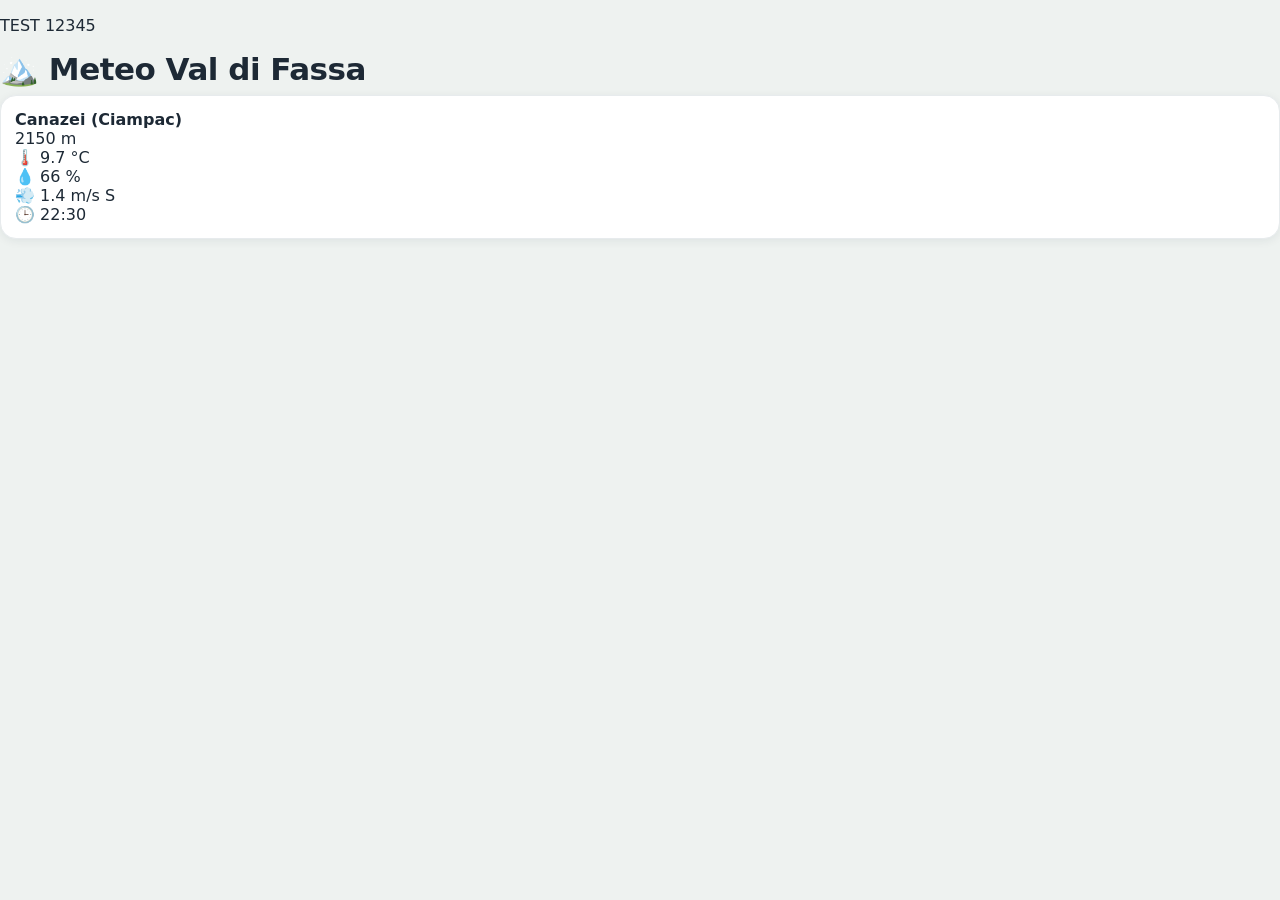
<file: Index.html>
<!DOCTYPE html>
<html lang="it">
<head>
<meta charset="UTF-8">
<meta name="viewport" content="width=device-width, initial-scale=1">
<title>Meteo Val di Fassa</title>
<p>TEST 12345</p>
<link rel="stylesheet" href="style.css">
</head>

<body>

<h1>🏔️ Meteo Val di Fassa</h1>

<div class="station-card">
    <div class="station-name">Canazei (Ciampac)</div>
    <div class="station-quota">2150 m</div>

    <div class="value">🌡️ 9.7 °C</div>
    <div class="value">💧 66 %</div>
    <div class="value">💨 1.4 m/s S</div>

    <div class="time">🕒 22:30</div>
</div>

</body>
</html>
</file>
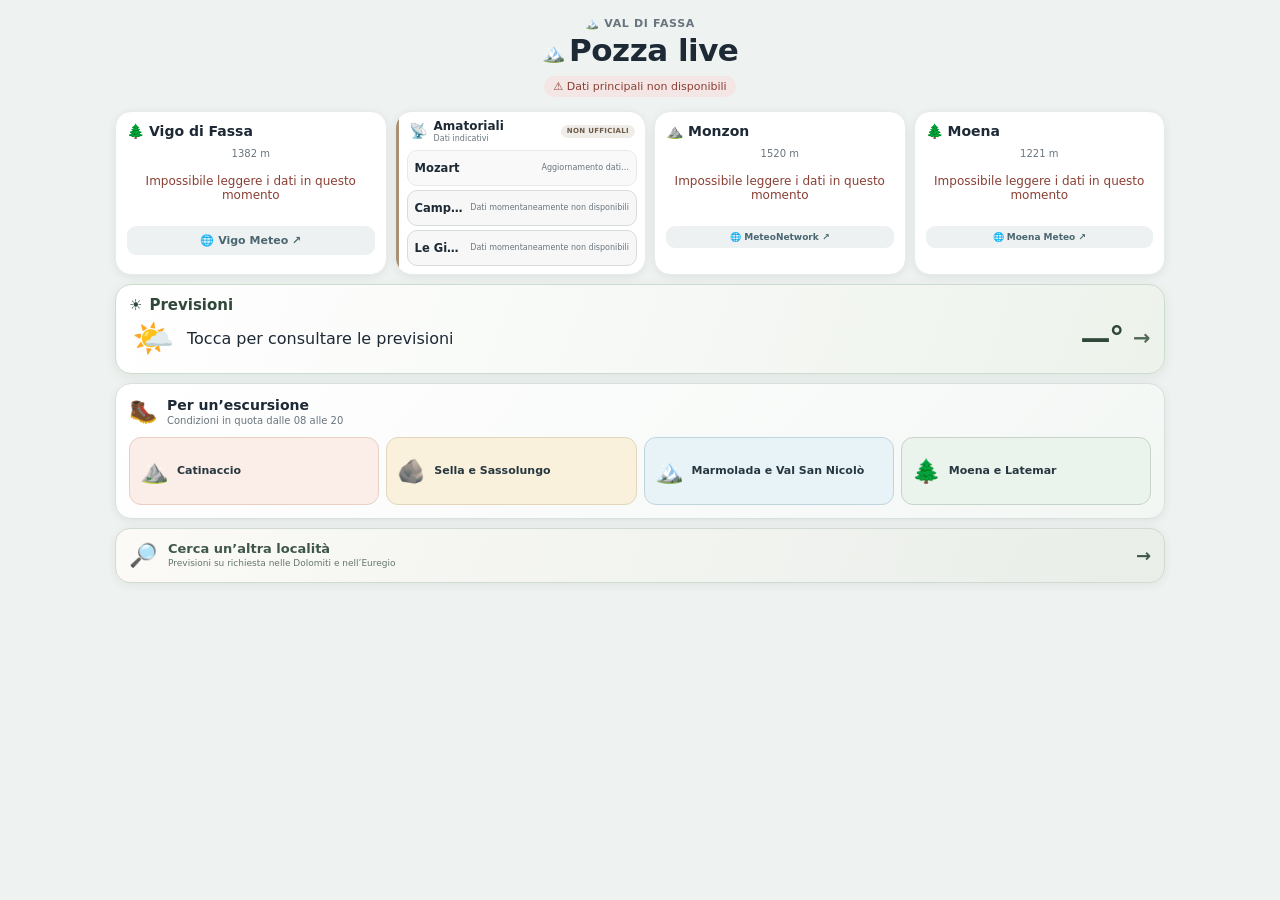
<file: index.html>
<!DOCTYPE html>
<html lang="it">
<head>
<meta charset="UTF-8">
<meta name="viewport" content="width=device-width, initial-scale=1">
<meta name="theme-color" content="#4f91b8">
<meta name="description" content="Condizioni osservate e previsioni per Pozza e le escursioni in Val di Fassa.">
<meta name="mobile-web-app-capable" content="yes">
<meta name="apple-mobile-web-app-capable" content="yes">
<meta name="apple-mobile-web-app-status-bar-style" content="default">
<meta name="apple-mobile-web-app-title" content="PozzaLive">
<title>Meteo Val di Fassa</title>
<link rel="manifest" href="./manifest.webmanifest">
<link rel="icon" type="image/png" sizes="64x64" href="./icons/favicon-64.png">
<link rel="apple-touch-icon" sizes="180x180" href="./icons/apple-touch-icon.png">
<link rel="stylesheet" href="./style.css">
<link rel="stylesheet" href="./stations-ui.css">
<link rel="stylesheet" href="./forecast-ui.css">
<script>
window.addEventListener("load",()=>setTimeout(()=>{
 const styles=getComputedStyle(document.documentElement);
 const ready=styles.getPropertyValue("--ink").trim()&&styles.getPropertyValue("--stations-ui-ready").trim();
 const key=`meteo-fassa-style-retry:${location.pathname}`;
 try{
  if(!ready&&sessionStorage.getItem(key)!=="1"){sessionStorage.setItem(key,"1");location.reload();}
  else if(ready)sessionStorage.removeItem(key);
 }catch{}
},250));
</script>
</head>
<body>
<main class="page">
<header class="page-header">
<div class="eyebrow">🏔️ Val di Fassa</div>
<h1><span class="title-icon">🏔️</span>Pozza live</h1>
<div id="worker-status" class="worker-status">Aggiornamento dati…</div>
<button id="pwa-install" class="pwa-install" type="button" hidden>Installa app</button>
</header>

<section class="main-stations" aria-label="Stazioni intorno a Pozza di Fassa">
<div class="main-stations-track">
<div id="hero-station" class="main-station-slot"></div>
<div class="main-station-slot pozza-amateur-group-slot">
<section class="pozza-amateur-group" aria-labelledby="pozza-amateur-heading">
<header class="pozza-amateur-group-head">
<span class="pozza-amateur-group-icon" aria-hidden="true">📡</span>
<span class="pozza-amateur-group-copy">
<strong id="pozza-amateur-heading">Amatoriali</strong>
<small>Dati indicativi</small>
</span>
<span class="pozza-amateur-group-badge">NON UFFICIALI</span>
</header>
<div class="pozza-amateur-grid">
<div id="pozza-amateur" class="pozza-amateur-item"></div>
<div id="pozza-weathercloud" class="pozza-amateur-item"></div>
<div id="pozza-netatmo" class="pozza-amateur-item"></div>
</div>
</section>
</div>
<div id="compact-stations" class="main-station-tail"></div>
</div>
<div class="station-swipe-hint" aria-hidden="true">Scorri tutte le stazioni →</div>
</section>

<section class="forecast-section ">
<a class="forecast-daily-launcher" href="./previsioni-giornaliere.html?from=pozza" aria-label="Apri le previsioni giornaliere di Pozza di Fassa">
 <span class="forecast-daily-heading"><span aria-hidden="true">☀️</span><strong>Previsioni</strong></span>
 <span id="forecast-preview-icon" class="forecast-daily-icon" aria-hidden="true">🌤️</span>
 <span id="forecast-preview" class="forecast-daily-copy"><span class="forecast-daily-period">Caricamento…</span><span class="forecast-daily-condition">Previsione in aggiornamento</span></span>
 <span id="forecast-preview-temp" class="forecast-daily-temp">—°</span>
 <span class="forecast-daily-arrow" aria-hidden="true">→</span>
 <span id="forecast-preview-rain" class="forecast-daily-rain">☔ Pioggia —</span>
</a>
</section>

<section class="trip-launcher" aria-labelledby="trip-launcher-title">
<div class="trip-launcher-head">
<span class="trip-launcher-icon" aria-hidden="true">🥾</span>
<span><strong id="trip-launcher-title">Per un’escursione</strong><small>Condizioni in quota dalle 08 alle 20</small></span>
</div>
<div class="trip-launcher-grid">
<a class="trip-launcher-zone zone-catinaccio" href="./escursioni.html?zona=catinaccio"><span>⛰️</span><strong>Catinaccio</strong></a>
<a class="trip-launcher-zone zone-sella" href="./escursioni.html?zona=sella"><span>🪨</span><strong>Sella e Sassolungo</strong></a>
<a class="trip-launcher-zone zone-marmolada" href="./escursioni.html?zona=marmolada"><span>🏔️</span><strong>Marmolada e Val San Nicolò</strong></a>
<a class="trip-launcher-zone zone-moena" href="./escursioni.html?zona=moena"><span>🌲</span><strong>Moena e Latemar</strong></a>
</div>
</section>

<a class="request-launcher" href="./previsioni.html">
 <span class="request-launcher-icon" aria-hidden="true">🔎</span>
 <span class="request-launcher-copy"><strong>Cerca un’altra località</strong><small>Previsioni su richiesta nelle Dolomiti e nell’Euregio</small></span>
 <span class="request-launcher-arrow" aria-hidden="true">→</span>
</a>
</main>

<div id="modal-backdrop" class="modal-backdrop" hidden>
<div class="modal-sheet" role="dialog" aria-modal="true">
<button id="modal-close" class="modal-close" aria-label="Chiudi">✕</button>
<div id="modal-body"></div>
</div>
</div>

<script src="./trip-config.js"></script>
<script src="./stations-ui.js"></script>
<script src="./app.js"></script>
<script src="./forecast-ui.js"></script>
<script src="./forecast-preview.js?v=3"></script>
<script src="./pwa.js"></script>
</body>
</html>
</file>
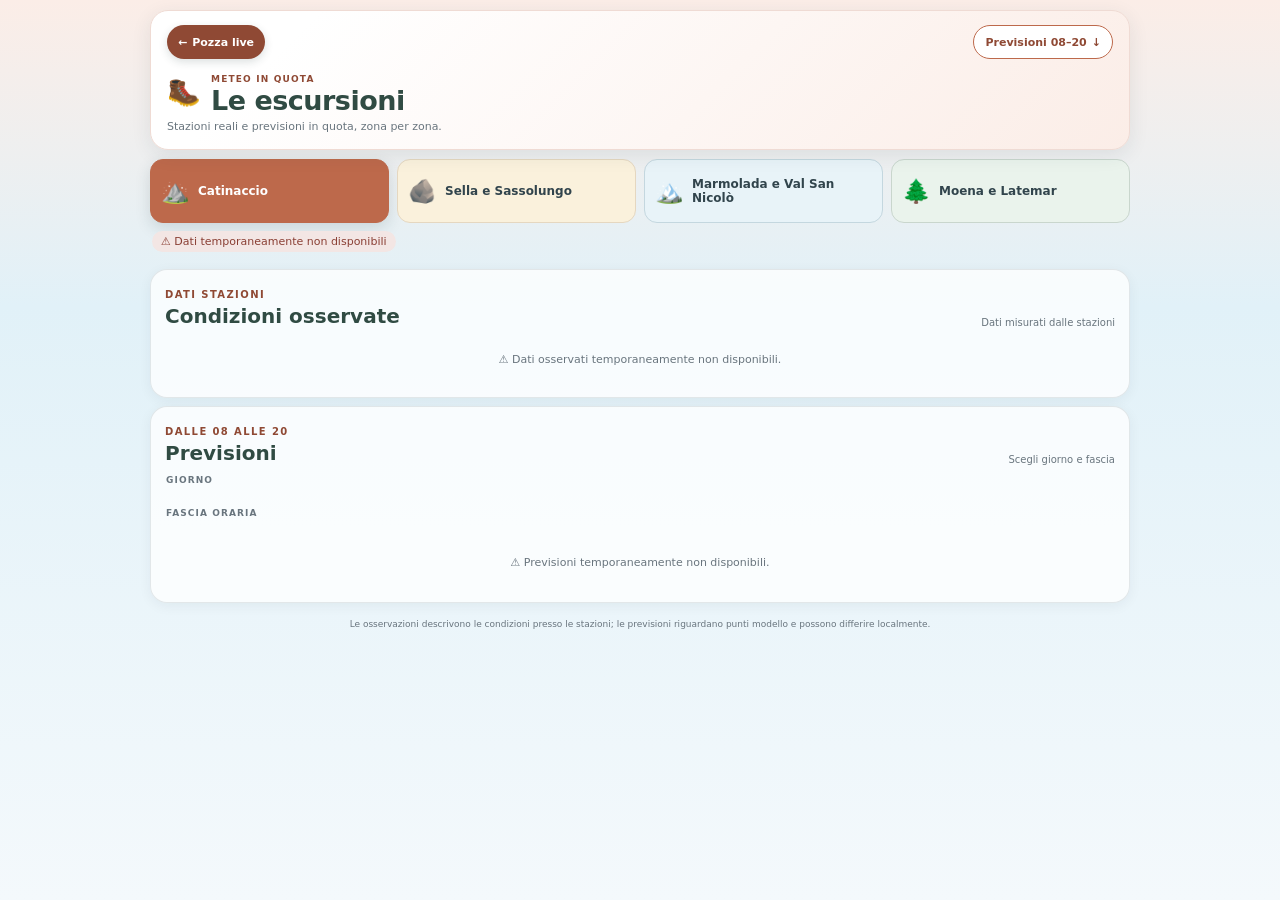
<file: escursioni.html>
<!DOCTYPE html>
<html lang="it">
<head>
<meta charset="UTF-8">
<meta name="viewport" content="width=device-width,initial-scale=1">
<meta name="theme-color" content="#4f91b8">
<meta name="description" content="Condizioni osservate e previsioni per le escursioni in Val di Fassa.">
<meta name="mobile-web-app-capable" content="yes">
<meta name="apple-mobile-web-app-capable" content="yes">
<meta name="apple-mobile-web-app-status-bar-style" content="default">
<meta name="apple-mobile-web-app-title" content="PozzaLive">
<title>Meteo escursioni — Val di Fassa</title>
<link rel="manifest" href="./manifest.webmanifest">
<link rel="icon" type="image/png" sizes="64x64" href="./icons/favicon-64.png">
<link rel="apple-touch-icon" sizes="180x180" href="./icons/apple-touch-icon.png">
<link rel="stylesheet" href="./style.css">
<link rel="stylesheet" href="./escursioni.css">
<script>
window.addEventListener("load",()=>setTimeout(()=>{
 const styles=getComputedStyle(document.documentElement);
 const ready=styles.getPropertyValue("--ink").trim()&&styles.getPropertyValue("--hike-ui-ready").trim();
 const key=`meteo-fassa-style-retry:${location.pathname}`;
 try{
  if(!ready&&sessionStorage.getItem(key)!=="1"){sessionStorage.setItem(key,"1");location.reload();}
  else if(ready)sessionStorage.removeItem(key);
 }catch{}
},250));
</script>
</head>
<body data-zone="catinaccio">
<main class="hike-page">
 <header class="hike-header">
  <div class="hike-header-actions">
   <a href="./index.html" class="back-link"><span aria-hidden="true">←</span> Pozza live</a>
   <a href="#forecast-panel" class="forecast-jump">Previsioni 08–20 <span aria-hidden="true">↓</span></a>
  </div>
  <div class="hike-title-row"><span class="hike-title-icon" aria-hidden="true">🥾</span><div><div class="eyebrow">Meteo in quota</div><h1>Le escursioni</h1></div></div>
  <p>Stazioni reali e previsioni in quota, zona per zona.</p>
 </header>
 <nav id="hike-zones" class="hike-zones" aria-label="Zone escursioni"></nav>
 <div id="hike-status" class="worker-status" hidden></div>
 <section class="hike-panel" aria-labelledby="observed-title">
  <div class="section-title"><div><span id="observed-kicker">AGGIORNAMENTO STAZIONI…</span><h2 id="observed-title">Condizioni osservate</h2></div><small>Dati misurati dalle stazioni</small></div>
  <div id="observed-grid" class="observed-grid"></div>
 </section>
 <section id="forecast-panel" class="hike-panel forecast-panel" aria-labelledby="forecast-title">
  <div class="section-title"><div><span>DALLE 08 ALLE 20</span><h2 id="forecast-title">Previsioni</h2></div><small>Scegli giorno e fascia</small></div>
  <div class="forecast-control-label">Giorno</div>
  <div id="day-tabs" class="day-tabs" role="tablist" aria-label="Giorni di previsione"></div>
  <div class="forecast-control-label">Fascia oraria</div>
  <div id="period-tabs" class="period-tabs" role="tablist" aria-label="Fasce orarie"></div>
  <div id="forecast-window" class="forecast-window" aria-live="polite"></div>
  <div id="forecast-grid" class="forecast-point-grid"></div>
 </section>
 <p class="hike-note">Le osservazioni descrivono le condizioni presso le stazioni; le previsioni riguardano punti modello e possono differire localmente.</p>
</main>
<dialog id="detail-dialog"><button class="dialog-close" aria-label="Chiudi">✕</button><div id="detail-dialog-body"></div></dialog>
<script src="./trip-config.js"></script>
<script src="./escursioni.js"></script>
<script src="./pwa.js"></script>
</body>
</html>
</file>
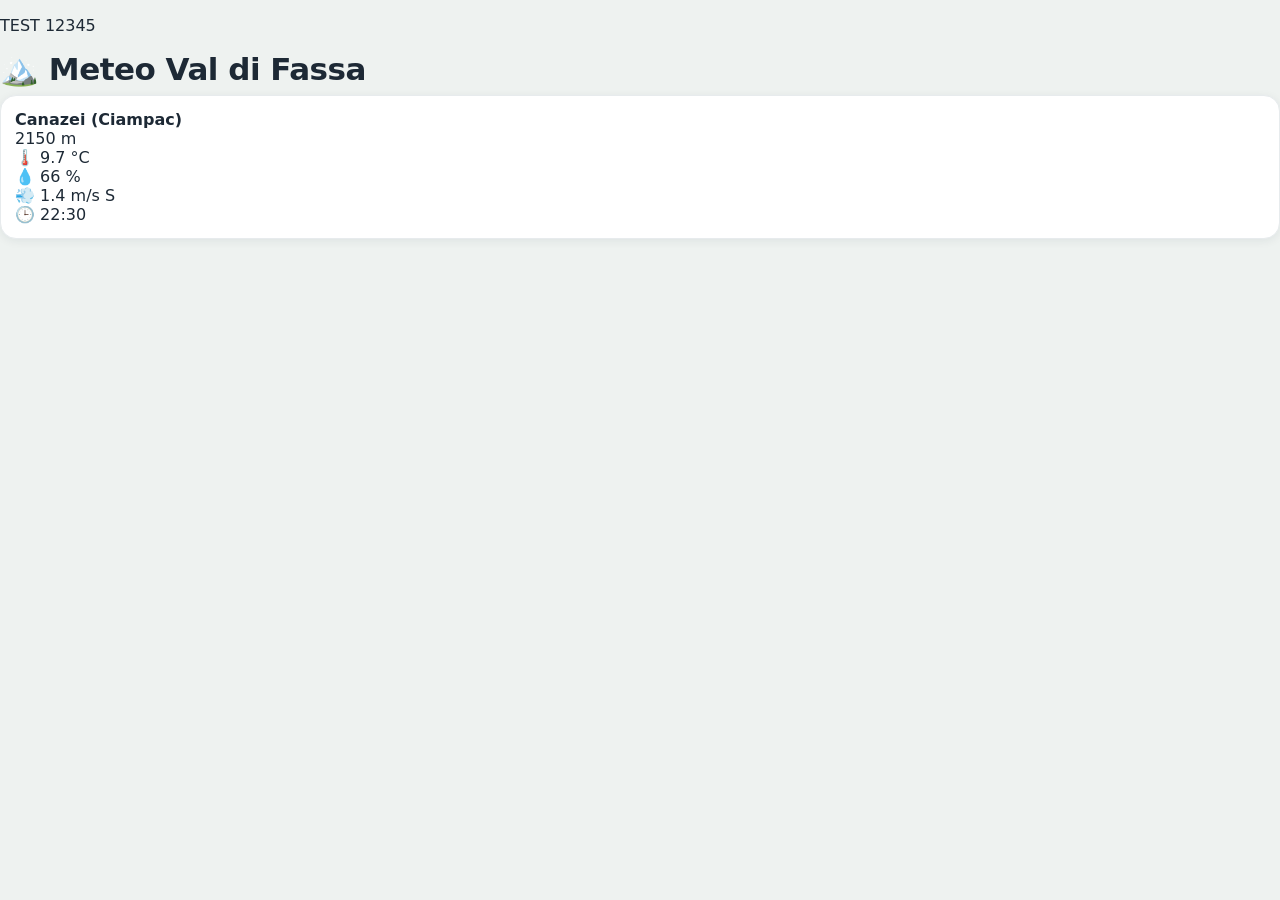
<file: index .html>
<!DOCTYPE html>
<html lang="it">
<head>
<meta charset="UTF-8">
<meta name="viewport" content="width=device-width, initial-scale=1">
<title>Meteo Val di Fassa</title>
<p>TEST 12345</p>
<link rel="stylesheet" href="style.css">
</head>

<body>

<h1>🏔️ Meteo Val di Fassa</h1>

<div class="station-card">
    <div class="station-name">Canazei (Ciampac)</div>
    <div class="station-quota">2150 m</div>

    <div class="value">🌡️ 9.7 °C</div>
    <div class="value">💧 66 %</div>
    <div class="value">💨 1.4 m/s S</div>

    <div class="time">🕒 22:30</div>
</div>

</body>
</html>
</file>
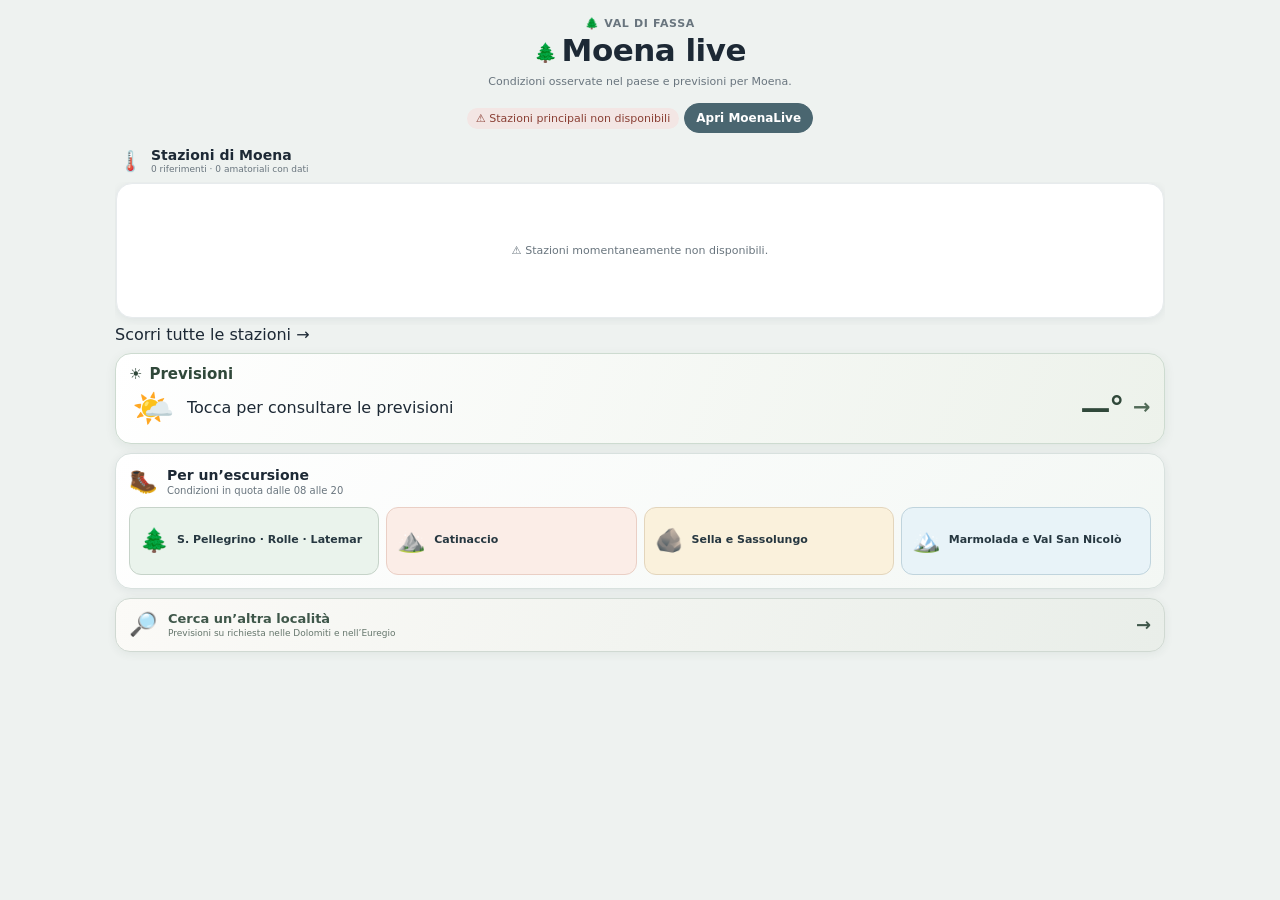
<file: moena.html>
<!DOCTYPE html>
<html lang="it">
<head>
<meta charset="UTF-8">
<meta name="viewport" content="width=device-width,initial-scale=1">
<meta name="theme-color" content="#14796e">
<meta name="description" content="Condizioni osservate e previsioni meteo per Moena e la Val di Fassa.">
<meta name="mobile-web-app-capable" content="yes">
<meta name="apple-mobile-web-app-capable" content="yes">
<meta name="apple-mobile-web-app-status-bar-style" content="default">
<meta name="apple-mobile-web-app-title" content="MoenaLive">
<title>Moena Live — Meteo Val di Fassa</title>
<link data-moena-manifest href="./moena.webmanifest">
<link rel="icon" type="image/png" sizes="64x64" href="./icons/moena-favicon-64.png">
<link rel="apple-touch-icon" sizes="180x180" href="./icons/moena-apple-touch-icon.png">
<link rel="stylesheet" href="./style.css">
<link rel="stylesheet" href="./forecast-ui.css">
<link rel="stylesheet" href="./moena.css?v=14">
</head>
<body class="moena-body">
<main class="page moena-page">
 <header class="page-header moena-header">
  <div class="eyebrow">🌲 Val di Fassa</div>
  <h1><span class="title-icon" aria-hidden="true">🌲</span>Moena live</h1>
  <p>Condizioni osservate nel paese e previsioni per Moena.</p>
  <div id="moena-worker-status" class="worker-status" role="status" aria-live="polite">Aggiornamento dati…</div>
  <button id="pwa-install" class="pwa-install" type="button" hidden>Installa MoenaLive</button>
 </header>

 <section class="main-stations moena-stations" aria-labelledby="moena-stations-title">
  <div class="moena-stations-heading">
   <span class="moena-stations-icon" aria-hidden="true">🌡️</span>
   <span><strong id="moena-stations-title">Stazioni di Moena</strong><small id="moena-stations-summary">Tre riferimenti e sei stazioni amatoriali</small></span>
  </div>
  <div id="moena-main-track" class="moena-main-track" aria-live="polite">
   <article class="station-card moena-loading-card" aria-busy="true">Aggiornamento stazioni…</article>
  </div>
  <div class="station-swipe-hint" aria-hidden="true">Scorri tutte le stazioni →</div>
 </section>

<section class="forecast-section moena-forecast">
<a class="forecast-daily-launcher" href="./previsioni-giornaliere.html?from=moena" aria-label="Apri le previsioni giornaliere di Moena">
 <span class="forecast-daily-heading"><span aria-hidden="true">☀️</span><strong>Previsioni</strong></span>
 <span id="forecast-preview-icon" class="forecast-daily-icon" aria-hidden="true">🌤️</span>
 <span id="forecast-preview" class="forecast-daily-copy"><span class="forecast-daily-period">Caricamento…</span><span class="forecast-daily-condition">Previsione in aggiornamento</span></span>
 <span id="forecast-preview-temp" class="forecast-daily-temp">—°</span>
 <span class="forecast-daily-arrow" aria-hidden="true">→</span>
 <span id="forecast-preview-rain" class="forecast-daily-rain">☔ Pioggia —</span>
</a>
</section>

 <section class="trip-launcher moena-trip-launcher" aria-labelledby="moena-trip-title">
  <div class="trip-launcher-head">
   <span class="trip-launcher-icon" aria-hidden="true">🥾</span>
   <span><strong id="moena-trip-title">Per un’escursione</strong><small>Condizioni in quota dalle 08 alle 20</small></span>
  </div>
  <div class="trip-launcher-grid">
   <a class="trip-launcher-zone zone-moena" href="./escursioni.html?zona=moena&amp;from=moena"><span>🌲</span><strong>S. Pellegrino · Rolle · Latemar</strong></a>
   <a class="trip-launcher-zone zone-catinaccio" href="./escursioni.html?zona=catinaccio&amp;from=moena"><span>⛰️</span><strong>Catinaccio</strong></a>
   <a class="trip-launcher-zone zone-sella" href="./escursioni.html?zona=sella&amp;from=moena"><span>🪨</span><strong>Sella e Sassolungo</strong></a>
   <a class="trip-launcher-zone zone-marmolada" href="./escursioni.html?zona=marmolada&amp;from=moena"><span>🏔️</span><strong>Marmolada e Val San Nicolò</strong></a>
  </div>
 </section>

 <a class="request-launcher moena-request-launcher" href="./previsioni.html?from=moena">
  <span class="request-launcher-icon" aria-hidden="true">🔎</span>
  <span class="request-launcher-copy"><strong>Cerca un’altra località</strong><small>Previsioni su richiesta nelle Dolomiti e nell’Euregio</small></span>
  <span class="request-launcher-arrow" aria-hidden="true">→</span>
 </a>
</main>

<div id="modal-backdrop" class="modal-backdrop" hidden>
 <div class="modal-sheet" role="dialog" aria-modal="true" aria-label="Dettagli meteo">
  <button id="modal-close" class="modal-close" type="button" aria-label="Chiudi">✕</button>
  <div id="modal-body"></div>
 </div>
</div>

<script src="./moena.js?v=14"></script>
<script src="./forecast-preview.js?v=3"></script>
 <script src="./pwa.js"></script>
</body>
</html>
</file>
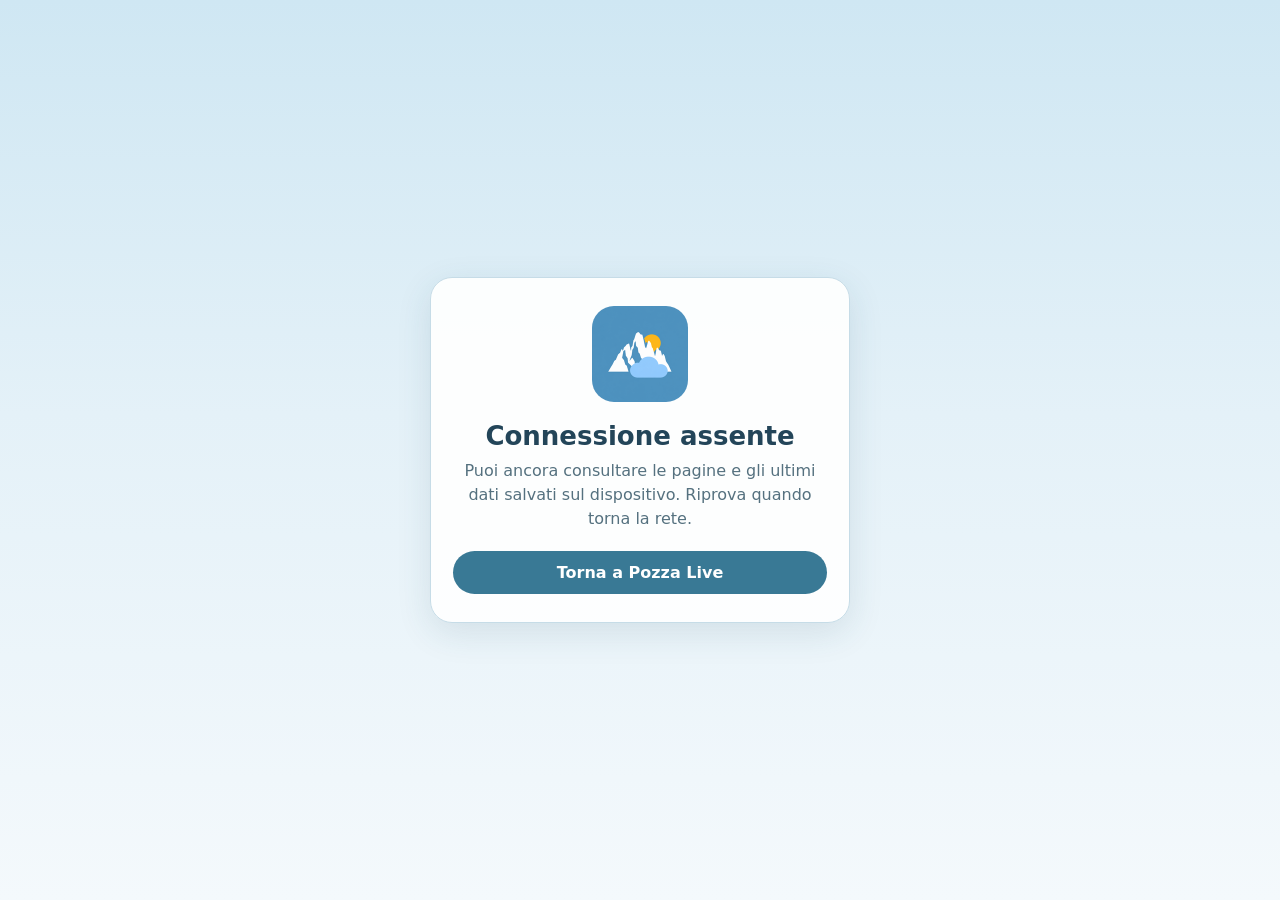
<file: offline.html>
<!DOCTYPE html>
<html lang="it">
<head>
<meta charset="UTF-8">
<meta name="viewport" content="width=device-width,initial-scale=1">
<meta name="theme-color" content="#4f91b8">
<title>PozzaLive — Offline</title>
<link rel="icon" type="image/png" sizes="64x64" href="./icons/favicon-64.png">
<style>
:root{font-family:system-ui,-apple-system,BlinkMacSystemFont,"Segoe UI",sans-serif;color:#234559;background:#e4f1f8}
*{box-sizing:border-box}
body{min-height:100vh;margin:0;display:grid;place-items:center;padding:24px;background:linear-gradient(180deg,#cfe7f3,#e4f1f8 46%,#f4f9fc)}
main{width:min(420px,100%);padding:28px 22px;text-align:center;border:1px solid #c6dce7;border-radius:22px;background:rgba(255,255,255,.92);box-shadow:0 10px 35px rgba(35,79,101,.12)}
img{width:96px;height:96px;border-radius:22px}
h1{margin:15px 0 8px;font-size:26px}
p{margin:0;color:#55717f;line-height:1.5}
a{display:block;margin-top:20px;padding:12px 18px;border-radius:999px;background:#397995;color:#fff;text-decoration:none;font-weight:800}
</style>
</head>
<body>
<main>
 <img src="./icons/icon-192.png" alt="">
 <h1>Connessione assente</h1>
 <p>Puoi ancora consultare le pagine e gli ultimi dati salvati sul dispositivo. Riprova quando torna la rete.</p>
 <a href="./index.html">Torna a Pozza Live</a>
</main>
</body>
</html>
</file>
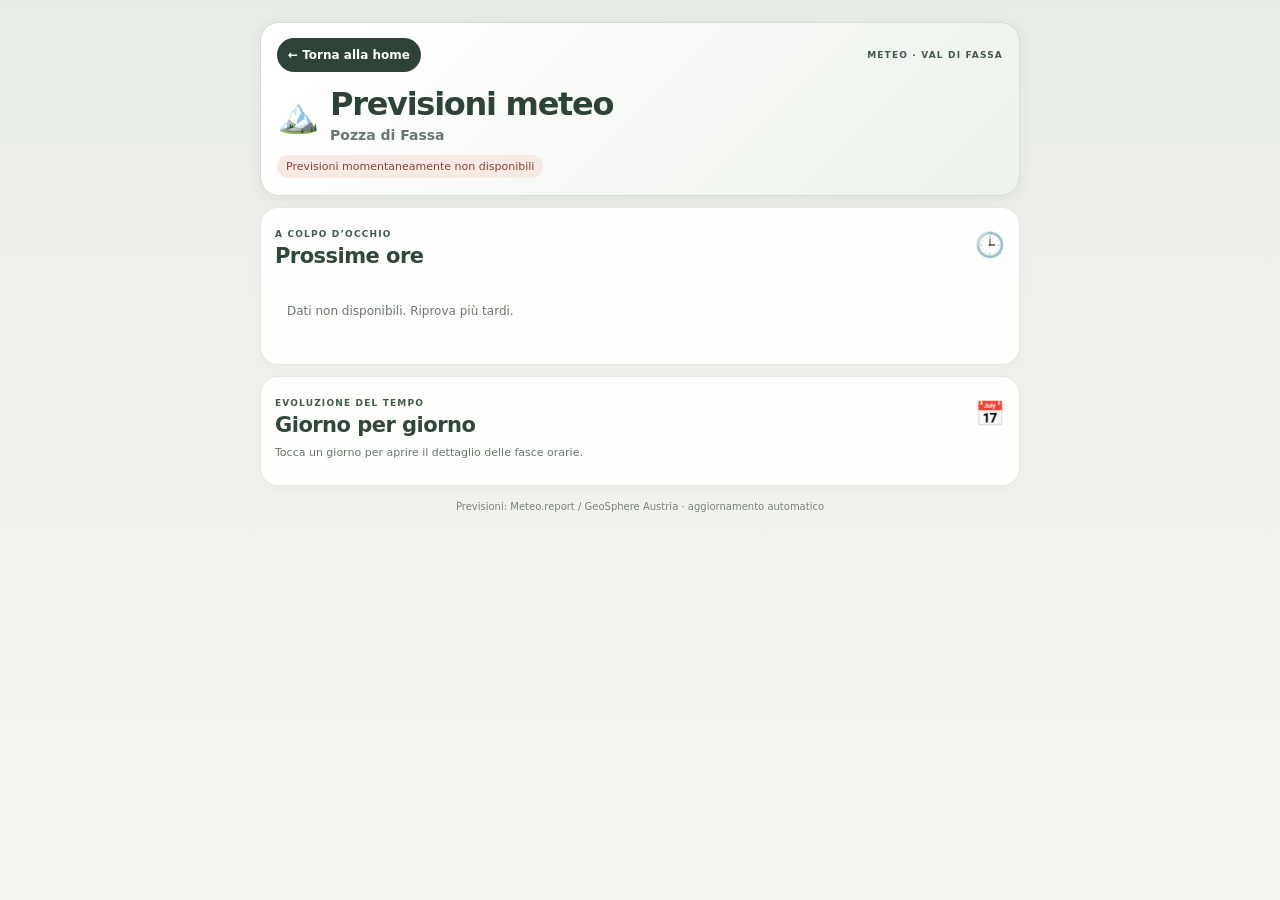
<file: previsioni-giornaliere.html>
<!DOCTYPE html>
<html lang="it"><head><meta charset="UTF-8"><meta name="viewport" content="width=device-width,initial-scale=1"><meta name="theme-color" content="#e8eee7"><meta name="description" content="Previsioni meteo giornaliere per Pozza di Fassa e Moena."><title>Previsioni meteo — PozzaLive</title><link rel="stylesheet" href="./style.css"><link rel="stylesheet" href="./previsioni-giornaliere.css?v=2"></head>
<body class="daily-forecast-body"><main class="daily-page">
<header class="daily-header"><div class="daily-topline"><a id="daily-back" class="daily-back" href="./index.html">← Torna alla home</a><span class="daily-eyebrow">METEO · VAL DI FASSA</span></div><div class="daily-title-row"><span id="daily-icon" aria-hidden="true">🏔️</span><div><h1>Previsioni meteo</h1><p id="daily-location">Pozza di Fassa</p></div></div><div id="daily-status" class="daily-status" role="status">Caricamento previsioni…</div></header>
<section class="daily-panel"><div class="daily-section-heading"><div><span class="daily-kicker">A COLPO D’OCCHIO</span><h2>Prossime ore</h2></div><span class="daily-section-icon">🕒</span></div><div id="daily-next-hours" class="daily-hours-strip"><p class="daily-loading">Caricamento…</p></div></section>
<section class="daily-days-section"><div class="daily-section-heading"><div><span class="daily-kicker">EVOLUZIONE DEL TEMPO</span><h2>Giorno per giorno</h2></div><span class="daily-section-icon">📅</span></div><p class="daily-hint">Tocca un giorno per aprire il dettaglio delle fasce orarie.</p><div id="daily-days"><p class="daily-loading">Caricamento previsioni…</p></div></section>
<footer class="daily-footer">Previsioni: Meteo.report / GeoSphere Austria · aggiornamento automatico</footer></main>
<div id="daily-modal" class="daily-modal" hidden><div class="daily-modal-sheet" role="dialog" aria-modal="true" aria-labelledby="daily-modal-title"><button id="daily-modal-close" class="daily-modal-close" type="button" aria-label="Chiudi">✕</button><div id="daily-modal-content"></div></div></div>
<script src="./previsioni-giornaliere.js?v=2"></script><script src="./pwa.js"></script></body></html>
</file>
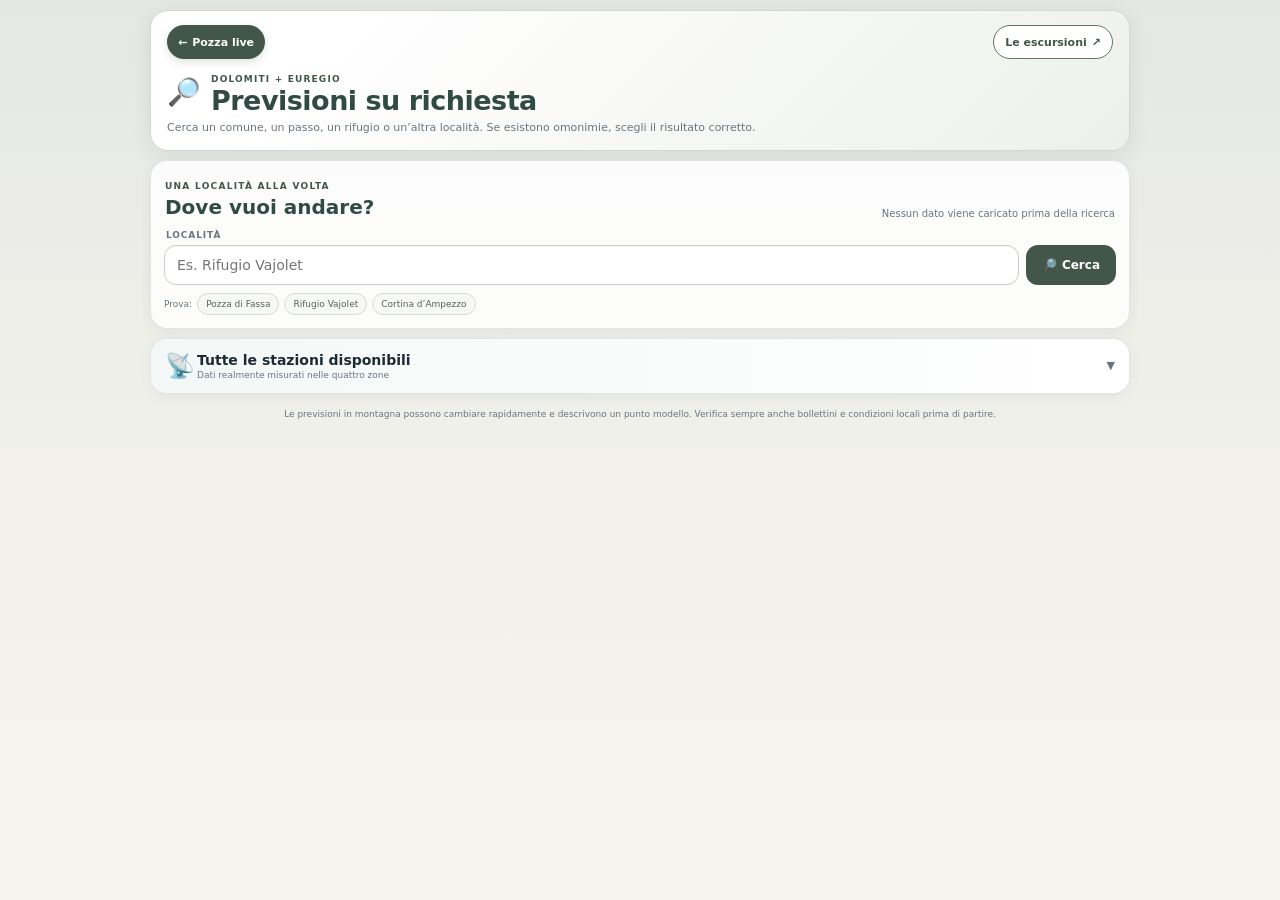
<file: previsioni.html>
<!DOCTYPE html>
<html lang="it">
<head>
<meta charset="UTF-8">
<meta name="viewport" content="width=device-width,initial-scale=1">
<meta name="theme-color" content="#617568">
<meta name="description" content="Cerca una località delle Dolomiti o dell'Euregio e consulta la previsione meteo a fasce di tre ore.">
<meta name="mobile-web-app-capable" content="yes">
<meta name="apple-mobile-web-app-capable" content="yes">
<meta name="apple-mobile-web-app-status-bar-style" content="default">
<meta name="apple-mobile-web-app-title" content="PozzaLive">
<title>Previsioni su richiesta — PozzaLive</title>
<link rel="manifest" href="./manifest.webmanifest">
<link rel="icon" type="image/png" sizes="64x64" href="./icons/favicon-64.png">
<link rel="apple-touch-icon" sizes="180x180" href="./icons/apple-touch-icon.png">
<link rel="stylesheet" href="./style.css">
<link rel="stylesheet" href="./previsioni.css">
<script>
window.addEventListener("load",()=>setTimeout(()=>{
 const styles=getComputedStyle(document.documentElement);
 const ready=styles.getPropertyValue("--ink").trim()&&styles.getPropertyValue("--request-ui-ready").trim();
 const key=`meteo-fassa-style-retry:${location.pathname}`;
 try{
  if(!ready&&sessionStorage.getItem(key)!=="1"){sessionStorage.setItem(key,"1");location.reload();}
  else if(ready)sessionStorage.removeItem(key);
 }catch{}
},250));
</script>
</head>
<body>
<main class="request-page">
 <header class="request-header">
  <div class="request-header-actions">
   <a href="./index.html" class="request-back"><span aria-hidden="true">←</span> Pozza live</a>
   <a href="./escursioni.html" class="request-hikes">Le escursioni <span aria-hidden="true">↗</span></a>
  </div>
  <div class="request-title-row">
   <span class="request-title-icon" aria-hidden="true">🔎</span>
   <div><div class="eyebrow">Dolomiti + Euregio</div><h1>Previsioni su richiesta</h1></div>
  </div>
  <p>Cerca un comune, un passo, un rifugio o un’altra località. Se esistono omonimie, scegli il risultato corretto.</p>
 </header>

 <section class="request-panel search-panel" aria-labelledby="search-title">
  <div class="request-section-title">
   <div><span>UNA LOCALITÀ ALLA VOLTA</span><h2 id="search-title">Dove vuoi andare?</h2></div>
   <small>Nessun dato viene caricato prima della ricerca</small>
  </div>
  <form id="place-search" class="place-search" role="search">
   <label for="place-query">Località</label>
   <div class="place-search-row">
    <input id="place-query" name="q" type="search" minlength="2" maxlength="100" autocomplete="off" enterkeyhint="search" placeholder="Es. Rifugio Vajolet" required>
    <button id="place-search-button" type="submit"><span aria-hidden="true">🔎</span> Cerca</button>
   </div>
  </form>
  <div class="search-examples" aria-label="Esempi di ricerca">
   <span>Prova:</span>
   <button type="button" data-example="Pozza di Fassa">Pozza di Fassa</button>
   <button type="button" data-example="Rifugio Vajolet">Rifugio Vajolet</button>
   <button type="button" data-example="Cortina d'Ampezzo">Cortina d’Ampezzo</button>
  </div>
  <div id="search-status" class="request-status" role="status" aria-live="polite"></div>
  <div id="search-results-wrap" hidden>
   <h3 class="results-heading">Scegli la località corretta</h3>
   <div id="search-results" class="search-results"></div>
   <div id="search-attributions" class="request-attributions"></div>
  </div>
 </section>

 <section id="requested-forecast" class="request-panel requested-forecast" aria-labelledby="requested-forecast-title" hidden>
  <div id="forecast-loading" class="forecast-loading" hidden>
   <span class="loading-spinner" aria-hidden="true"></span>
   <strong>Preparo la previsione…</strong>
  </div>
  <div id="forecast-error" class="request-status error" role="alert" hidden></div>
  <div id="forecast-content" hidden>
   <div class="forecast-place-head">
    <div>
     <span id="forecast-kind" class="place-kind"></span>
     <h2 id="requested-forecast-title"></h2>
     <p id="forecast-context"></p>
    </div>
    <div id="forecast-elevation" class="forecast-elevation"></div>
   </div>
   <div id="forecast-reference" class="forecast-reference" hidden></div>
   <div id="forecast-fallback" class="fallback-notice" hidden></div>
   <div class="forecast-source-row">
    <span id="forecast-source" class="forecast-source"></span>
    <small id="forecast-updated"></small>
   </div>
   <div class="forecast-control-label">Giorno</div>
   <div id="request-day-tabs" class="request-day-tabs" role="tablist" aria-label="Giorni di previsione"></div>
   <div id="request-period-grid" class="request-period-grid" aria-live="polite"></div>
   <div id="forecast-attributions" class="request-attributions"></div>
  </div>
 </section>

 <details id="all-stations" class="all-stations">
  <summary>
   <span class="stations-summary-main"><span aria-hidden="true">📡</span><span><strong>Tutte le stazioni disponibili</strong><small>Dati realmente misurati nelle quattro zone</small></span></span>
   <span class="summary-arrow" aria-hidden="true">▼</span>
  </summary>
  <div class="all-stations-content">
   <div id="stations-status" class="request-status" role="status" aria-live="polite"></div>
   <div id="station-filter-wrap" class="station-filter-wrap" hidden>
    <label for="station-filter">Filtra le stazioni</label>
    <input id="station-filter" type="search" autocomplete="off" placeholder="Nome, zona o rete">
   </div>
   <div id="all-stations-grid" class="all-stations-grid"></div>
   <p class="stations-note">Le osservazioni descrivono le condizioni nel punto della stazione, non nella località cercata.</p>
  </div>
 </details>

 <p class="request-note">Le previsioni in montagna possono cambiare rapidamente e descrivono un punto modello. Verifica sempre anche bollettini e condizioni locali prima di partire.</p>
</main>

<dialog id="request-dialog">
 <button id="request-dialog-close" class="request-dialog-close" type="button" aria-label="Chiudi">✕</button>
 <div id="request-dialog-body"></div>
</dialog>

<script src="./trip-config.js"></script>
<script src="./previsioni.js"></script>
<script src="./pwa.js"></script>
</body>
</html>
</file>
<file: style.css>
:root{
 --bg:#eef2f0;
 --card-bg:#fff;
 --ink:#1d2935;
 --ink-soft:#69757e;
 --line:#e7ebed;
 --accent:#4a6670;
 --chip-bg:#eef1f2;
 --grad-cold:#4f83c9;
 --grad-mid:#5aa66a;
 --grad-hot:#cf5a44;
 --unknown:#adb5ba;
}
*{box-sizing:border-box}
body{margin:0;font-family:system-ui,-apple-system,BlinkMacSystemFont,"Segoe UI",Arial,sans-serif;background:var(--bg);color:var(--ink)}
.page{width:min(calc(100% - 14px),1050px);margin:auto;padding:12px 0 28px}

.page-header{text-align:center;margin-bottom:14px}
.eyebrow{display:inline-block;letter-spacing:.06em;text-transform:uppercase;font-size:11px;font-weight:700;color:var(--ink-soft);margin-bottom:2px}
h1{margin:0 0 7px;font-size:clamp(24px,5vw,31px);font-weight:800;letter-spacing:-.5px}
.title-icon{font-size:.6em;margin-right:5px;vertical-align:middle}
.worker-status{display:inline-block;padding:4px 9px;border-radius:999px;background:#e3e8ed;color:#5f6b76;font-size:11px}
.worker-status.ok{background:#e6ede9;color:#3d5a4a}.worker-status.error{background:#f3e6e4;color:#8a3f34}
.pwa-install{margin:7px 0 0;padding:7px 11px;border:1px solid var(--accent);border-radius:999px;background:var(--accent);color:#fff;font:inherit;font-size:12px;font-weight:800;cursor:pointer}
.pwa-install[hidden]{display:none}
@media(display-mode:standalone){.pwa-install{display:none}}

.station-card{background:var(--card-bg);border-radius:16px;padding:14px;box-shadow:0 2px 10px rgba(20,40,60,.07);min-width:0;border:1px solid var(--line)}
.station-error{text-align:center}.error-text{color:#8a3f34;font-size:12px;margin:8px 0}
.card-title{display:flex;align-items:flex-start;gap:5px;font-size:14px;line-height:1.15}
.quota{margin-top:2px;color:var(--ink-soft);font-size:10px}

/* --- Hero card (Vigo) --- */
.hero-card{margin-bottom:9px}
.hero-top{display:flex;align-items:flex-start;gap:7px}
.card-icon{font-size:22px;line-height:1.1}
.station-name{font-weight:750;font-size:16px;line-height:1.2}

.hero-columns{display:flex;gap:12px;align-items:stretch;margin-top:14px}
/* Il grafico verticale è stato tolto: resta solo uno spazio bianco della
   stessa larghezza, per mantenere l'allineamento dei dati a destra */
.thermo-graph{flex:0 0 auto;width:26px}

.hero-values{flex:1;min-width:0;display:flex;flex-direction:column;gap:9px}

.temp-humidity-row{display:flex;align-items:baseline;gap:16px}
.value-num{font-size:29px;font-weight:800;color:var(--ink);letter-spacing:-.5px}
.value-humidity{font-size:20px;font-weight:700;color:var(--ink-soft)}

.percepita-block{display:flex;flex-direction:column;gap:5px}
.percepita-label{font-size:11px;color:var(--ink-soft)}
.percepita-label strong{color:var(--ink);font-size:12px}
.quality-row{display:flex;align-items:center;gap:8px}
.quality-track{position:relative;flex:1;height:6px;border-radius:4px;background:linear-gradient(90deg,var(--grad-cold),var(--grad-mid) 50%,var(--grad-hot))}
.quality-marker{position:absolute;top:50%;width:12px;height:12px;margin-left:-6px;margin-top:-6px;border-radius:50%;background:#fff;border:3px solid var(--unknown);box-shadow:0 1px 2px rgba(0,0,0,.25)}
.quality-label{font-size:11px;font-weight:700;white-space:nowrap}

.metrics{display:grid;grid-template-columns:1fr 1fr;gap:7px 10px}
.metric{display:flex;align-items:center;gap:7px;min-width:0}
.metric-icon{flex:0 0 auto;width:20px;text-align:center;font-size:13px}
.metric-text{display:flex;flex-direction:column;gap:0;min-width:0;line-height:1.15}
.metric-text small{font-size:9px;color:var(--ink-soft)}
.metric-text strong{font-size:12px;font-weight:700;color:var(--ink);line-height:1.25}

.alerts-slot{margin-top:11px;padding:8px 10px;border:1px dashed var(--line);border-radius:10px;font-size:10px;color:var(--ink-soft);text-align:center}

.data-time{margin-top:10px;padding-top:8px;border-top:1px solid var(--line);display:flex;align-items:center;gap:5px;font-size:10px;line-height:1.2}
.data-time strong{font-size:11px}
.age-dot{width:8px;height:8px;flex:0 0 8px;border-radius:50%;background:#7d8790}
.data-time.fresh{color:#3d6a52}.data-time.fresh .age-dot{background:#4f9070}
.data-time.warning{color:#8a6a2f}.data-time.warning .age-dot{background:#c39a4a}
.data-time.old{color:#8a3f34;font-weight:650}.data-time.old .age-dot{background:#b5564a}
.data-time.unknown{color:var(--ink-soft)}.data-time.unknown .age-dot{background:var(--unknown)}

.source-button{display:block;margin-top:9px;padding:8px;border-radius:9px;background:var(--chip-bg);color:var(--accent);text-align:center;text-decoration:none;font-size:11px;font-weight:700}

/* --- Compact cards (Monzon / Moena) --- */
.compact-grid{display:grid;grid-template-columns:1fr 1fr;gap:8px}
.compact-card{padding:11px;display:flex;flex-direction:column;gap:8px}
.compact-thr{margin-top:6px;gap:10px}
.compact-value{font-size:22px}
.compact-value.value-humidity{font-size:15px}
.metrics-compact{grid-template-columns:1fr;gap:5px}
.metrics-compact .metric-icon{width:16px;font-size:11px}
.metrics-compact .metric-text small{font-size:8px}
.metrics-compact .metric-text strong{font-size:10px}
.compact-card .quality-marker{width:10px;height:10px;margin-left:-5px;margin-top:-5px}
.compact-card .quality-label{font-size:10px}
.compact-card .source-button{font-size:9px;padding:6px}
.compact-card .data-time{font-size:9px}

/* --- Previsioni --- */
.forecast-section{margin-top:9px}
.forecast-details{background:linear-gradient(180deg,#f7fbff 0,#ffffff 72%);border-radius:15px;box-shadow:0 3px 12px rgba(20,70,105,.08);overflow:hidden;border:1px solid #cddde8}
.forecast-details summary{padding:14px 14px;background:linear-gradient(90deg,rgba(113,177,215,.12),rgba(255,255,255,.35))}
.forecast-summary-main{display:flex;align-items:center;gap:11px;min-width:0}
.forecast-icon{font-size:29px;line-height:1;flex:0 0 auto;filter:saturate(.9)}
.forecast-heading{min-width:0;display:flex;flex-direction:column;gap:4px}
.forecast-heading strong{font-size:17px;line-height:1.05;color:#29485f;letter-spacing:.01em}
.forecast-heading small{font-size:10px;color:#567083;white-space:nowrap;overflow:hidden;text-overflow:ellipsis}
.forecast-preview-line{display:flex;align-items:center;gap:7px;min-width:0}
.forecast-preview-line>span{position:relative}
.forecast-preview-line>span+span:before{content:"·";margin-right:7px;color:#8ea4b3}
.forecast-preview-line strong{font-size:10px;color:#38576d}

.forecast-content{padding:10px 9px 10px;border-top:1px solid #dbe7ee}
.forecast-content .worker-status{margin:9px 4px}
.forecast-tabs{
 display:flex;gap:7px;overflow-x:auto;padding:2px 3px 9px;
 scrollbar-width:thin;-webkit-overflow-scrolling:touch;
 scroll-snap-type:x proximity
}
.forecast-tab{
 flex:0 0 auto;min-width:126px;border:1px solid var(--line);border-radius:12px;
 background:#f8faf9;color:var(--ink-soft);padding:7px 9px;font:inherit;
 cursor:pointer;white-space:nowrap;text-align:left;scroll-snap-align:start
}
.forecast-tab-top{display:block;font-size:10px;line-height:1.25;color:#3a4753}
.forecast-tab-top strong{font-size:10px}
.forecast-tab-top small{font-size:8px;color:var(--ink-soft);font-weight:700}
.forecast-tab-bottom{display:block;margin-top:4px;font-size:9px;font-weight:700}
.forecast-tab.active{background:#eef7fc;color:#29485f;border-color:#9fc3d8;box-shadow:0 2px 7px rgba(20,80,115,.10)}
.forecast-tab:focus-visible{outline:2px solid #86a8bf;outline-offset:2px}
.forecast-day-summary{display:none}
.forecast-empty{padding:14px 8px;text-align:center;color:var(--ink-soft);font-size:10px}

/* Card triorarie: circa tre visibili alla volta e scorrimento orizzontale */
.forecast-grid{
 display:flex;gap:9px;overflow-x:auto;padding:2px 2px 10px;
 scrollbar-width:thin;-webkit-overflow-scrolling:touch;
 scroll-snap-type:x mandatory
}
.forecast-item{
 flex:0 0 calc((100% - 27px)/4);min-width:104px;box-sizing:border-box;
 background:linear-gradient(180deg,#ffffff,#f6fbfd);border:1px solid #d6e4eb;border-radius:13px;
 padding:13px 8px;text-align:center;scroll-snap-align:start;cursor:pointer;
 transition:box-shadow .15s,transform .15s
}
.forecast-item:hover,.forecast-item:focus-visible{
 box-shadow:0 4px 14px rgba(20,40,60,.12);transform:translateY(-1px);outline:none
}
.forecast-hour{font-size:14px;font-weight:800;color:#3a4753}
.forecast-sky{font-size:30px;line-height:1.15;margin:7px 0 3px}
.forecast-condition{
 display:inline-block;vertical-align:middle;margin-left:2px;padding:2px 4px;
 border-radius:5px;background:var(--chip-bg);font-size:8px;font-weight:800;
 color:var(--ink-soft)
}
.forecast-temp{display:block;font-size:26px;line-height:1.15;margin-bottom:7px}
.forecast-rain{font-size:12px;line-height:1.4;color:#3a4753;margin-top:6px;white-space:nowrap;font-weight:800}
.forecast-more{margin-top:8px;font-size:8px;color:var(--ink-soft);opacity:.75}
.forecast-attribution{margin:8px 3px 0;font-size:8px;color:var(--ink-soft);text-align:center}

/* Dettaglio della fascia aperto al tap */
.forecast-modal-head{display:flex;align-items:center;justify-content:space-between;gap:15px;margin-bottom:15px}
.forecast-modal-time{font-size:13px;font-weight:800;color:#3a4753}
.forecast-modal-sky{font-size:34px;margin-top:5px}
.forecast-modal-temp{font-size:38px;font-weight:800}
.forecast-modal-grid{display:grid;grid-template-columns:1fr 1fr;gap:9px}
.forecast-modal-grid>div{background:#f8faf9;border:1px solid var(--line);border-radius:11px;padding:10px}
.forecast-modal-grid span{display:block;font-size:9px;color:var(--ink-soft);margin-bottom:4px}
.forecast-modal-grid strong{font-size:13px;color:#3a4753}

@media(max-width:480px){
 .forecast-item{flex-basis:calc((100% - 18px)/3);min-width:100px}
 .forecast-tab{min-width:122px}
}
@media(max-width:340px){
 .forecast-item{flex-basis:calc((100% - 18px)/3);min-width:96px}
 .forecast-modal-grid{grid-template-columns:1fr}
}

/* --- Trip section --- */
.trip-section{margin-top:9px}
details{background:var(--card-bg);border-radius:14px;box-shadow:0 2px 9px rgba(20,40,60,.06);overflow:hidden;border:1px solid var(--line)}
summary{list-style:none;cursor:pointer;padding:12px 13px;display:flex;align-items:center;justify-content:space-between;gap:10px}
summary::-webkit-details-marker{display:none}
summary span:first-child{display:flex;flex-direction:column;gap:2px}
summary strong{font-size:13px}
summary small{color:var(--ink-soft);font-size:10px;font-weight:400}
.summary-arrow{font-size:11px;transition:transform .2s;color:var(--ink-soft)}
details[open] .summary-arrow{transform:rotate(180deg)}
.trip-content{padding:0 13px 13px;border-top:1px solid var(--line)}
.trip-content p{margin:9px 0;color:var(--ink-soft);font-size:10px}
.trip-content code{background:var(--chip-bg);padding:1px 4px;border-radius:4px}

/* --- Griglia stazioni gita --- */
.trip-content .worker-status{margin-bottom:9px}
.trip-grid{display:grid;grid-template-columns:1fr 1fr;gap:8px}
.trip-card{padding:10px;cursor:pointer;transition:box-shadow .15s,transform .15s}
.trip-card:hover,.trip-card:focus-visible{box-shadow:0 4px 14px rgba(20,40,60,.12);transform:translateY(-1px);outline:none}
.trip-card .compact-thr{margin-top:5px}
.trip-rain{margin-top:6px;font-size:10px;color:var(--ink-soft)}
.trip-card-offline{cursor:default;text-align:center}
.trip-card-offline:hover,.trip-card-offline:focus-visible{box-shadow:0 2px 10px rgba(20,40,60,.07);transform:none}
.trip-forecast-preview{margin-top:13px}
.trip-forecast-preview h3{margin:0 0 7px;font-size:12px;color:var(--ink-soft)}
.trip-forecast-card{display:grid;grid-template-columns:minmax(105px,1.25fr) 1fr auto;gap:5px 9px;align-items:center;padding:9px 10px;border:1px solid var(--line);border-radius:11px;background:rgba(255,255,255,.72);font-size:10px;margin-top:6px}
.trip-forecast-card div{display:flex;flex-direction:column}.trip-forecast-card small{color:var(--ink-soft);margin-top:2px}.trip-forecast-card>span:last-child{grid-column:2/4;color:var(--ink-soft)}
.trip-page-link{display:block;margin-top:11px;padding:10px 12px;border-radius:10px;background:#4a6670;color:#fff;text-align:center;text-decoration:none;font-size:11px;font-weight:800}

/* --- Modale dettaglio stazione gita --- */
.modal-backdrop{position:fixed;inset:0;background:rgba(15,25,35,.5);display:flex;align-items:flex-end;justify-content:center;z-index:100}
.modal-backdrop[hidden]{display:none}
.modal-sheet{position:relative;background:var(--card-bg);width:min(100%,520px);max-height:88vh;overflow-y:auto;border-radius:18px 18px 0 0;padding:18px 16px 22px;box-shadow:0 -4px 24px rgba(0,0,0,.2)}
.modal-close{position:absolute;top:10px;right:12px;width:30px;height:30px;border:none;border-radius:50%;background:var(--chip-bg);color:var(--ink-soft);font-size:14px;cursor:pointer}
@media(min-width:600px){
 .modal-backdrop{align-items:center}
 .modal-sheet{border-radius:16px}
}

@media(max-width:380px){
 .page{width:calc(100% - 8px)}
 .hero-columns{gap:9px}.thermo-graph{width:22px}
 .value-num{font-size:25px}.value-humidity{font-size:17px}
 .metrics{gap:5px 7px}
 .compact-grid{gap:6px}
}
@media(min-width:761px){
 .metrics{grid-template-columns:1fr 1fr 1fr}
}

/* --- Accesso compatto alla pagina Escursioni --- */
.trip-launcher{
 margin-top:9px;
 padding:13px;
 border:1px solid #d8e1de;
 border-radius:16px;
 background:linear-gradient(135deg,#ffffff 0,#f3f7f4 100%);
 box-shadow:0 2px 10px rgba(20,40,60,.07)
}
.trip-launcher-head{display:flex;align-items:center;gap:9px;margin-bottom:11px}
.trip-launcher-head>span:last-child{display:flex;flex-direction:column;gap:2px}
.trip-launcher-head strong{font-size:14px}
.trip-launcher-head small{font-size:10px;color:var(--ink-soft)}
.trip-launcher-icon{font-size:23px;line-height:1}
.trip-launcher-grid{display:grid;grid-template-columns:repeat(4,minmax(0,1fr));gap:7px}
.trip-launcher-zone{
 --zone-color:#4a6670;
 --zone-soft:#edf2f1;
 min-height:68px;
 display:flex;
 align-items:center;
 gap:8px;
 padding:10px;
 border:1px solid #cfd9d6;
 border-color:color-mix(in srgb,var(--zone-color) 32%,white);
 border-radius:12px;
 background:var(--zone-soft);
 color:#263740;
 text-decoration:none;
 line-height:1.15;
 transition:transform .15s,box-shadow .15s
}
.trip-launcher-zone:hover,.trip-launcher-zone:focus-visible{
 transform:translateY(-1px);
 box-shadow:0 4px 12px color-mix(in srgb,var(--zone-color) 18%,transparent);
 outline:2px solid color-mix(in srgb,var(--zone-color) 55%,white);
 outline-offset:2px
}
.trip-launcher-zone>span{font-size:23px;line-height:1;flex:0 0 auto}
.trip-launcher-zone strong{font-size:11px}
.zone-catinaccio{--zone-color:#bd694b;--zone-soft:#fbede7}
.zone-sella{--zone-color:#a97b2d;--zone-soft:#faf1dc}
.zone-marmolada{--zone-color:#397995;--zone-soft:#e8f3f8}
.zone-moena{--zone-color:#4c7557;--zone-soft:#eaf3ec}

@media(max-width:600px){
 .trip-launcher-grid{grid-template-columns:1fr 1fr}
 .trip-launcher-zone{min-height:62px;padding:9px}
}
@media(max-width:350px){
 .trip-launcher-zone strong{font-size:10px}
 .trip-launcher-zone>span{font-size:20px}
}

/* --- Accesso alle previsioni su richiesta --- */
.request-launcher{
 display:flex;align-items:center;gap:10px;margin-top:9px;padding:12px 13px;
 border:1px solid #d0d9d2;border-radius:15px;background:linear-gradient(110deg,#fbfaf7,#e9eee9);
 color:#3f574a;text-decoration:none;box-shadow:0 2px 10px rgba(45,75,60,.07);
 transition:transform .15s,box-shadow .15s
}
.request-launcher:hover,.request-launcher:focus-visible{transform:translateY(-1px);box-shadow:0 5px 15px rgba(45,75,60,.12);outline:2px solid #83998c;outline-offset:2px}
.request-launcher-icon{font-size:23px;line-height:1;flex:0 0 auto}
.request-launcher-copy{display:flex;flex:1;min-width:0;flex-direction:column;gap:2px}
.request-launcher-copy strong{font-size:13px}
.request-launcher-copy small{color:#65766c;font-size:9px;line-height:1.3}
.request-launcher-arrow{font-size:18px;font-weight:800}


/* Per un'escursione: selezione zone e fonti aggiuntive */
.trip-zones{display:flex;gap:8px;flex-wrap:wrap;margin:0 0 12px;}
.trip-zone{border:1px solid rgba(74,102,112,.35);background:rgba(255,255,255,.75);border-radius:999px;padding:8px 12px;font:inherit;font-size:.86rem;cursor:pointer;}
.trip-zone.active{font-weight:700;}
.trip-card[hidden]{display:none!important;}
.trip-extras{display:grid;grid-template-columns:repeat(auto-fit,minmax(220px,1fr));gap:10px;margin-top:12px;}
.trip-extra-card{border:1px solid rgba(74,102,112,.18);border-radius:14px;padding:12px;background:rgba(255,255,255,.7);}
.trip-extra-pending{opacity:.72;}
.trip-extra-head{display:flex;gap:9px;align-items:center;margin-bottom:8px;}
.trip-extra-head>span{font-size:1.35rem;}
.trip-extra-head strong,.trip-extra-head small{display:block;}
.trip-extra-head small{opacity:.7;margin-top:2px;}
.trip-extra-card p{font-size:.82rem;margin:6px 0 10px;line-height:1.35;}
.trip-extra-open{border:0;border-radius:9px;padding:8px 10px;cursor:pointer;font:inherit;font-size:.82rem;}
.trip-iframe-modal{height:min(78vh,760px);display:flex;flex-direction:column;gap:10px;}
.trip-iframe-modal h2{margin:0;font-size:1.15rem;}
.trip-iframe-modal iframe{width:100%;height:100%;border:0;border-radius:10px;background:#fff;}
@media(max-width:600px){.trip-zone{font-size:.78rem;padding:7px 9px}.trip-extras{grid-template-columns:1fr}}
@media(max-width:430px){.trip-forecast-card{grid-template-columns:1fr auto}.trip-forecast-card>span:last-child{grid-column:1/3}.trip-forecast-weather{justify-self:end}}
</file>
<file: stations-ui.css>
:root{--stations-ui-ready:1}
.main-stations{margin-bottom:9px}
.main-stations-track{
  display:grid;
  grid-template-columns:minmax(0,1.08fr) repeat(3,minmax(0,1fr));
  gap:8px;
  align-items:stretch;
}
.main-station-tail{display:contents}
.main-station-slot{min-width:0}
.main-stations-track .station-card{
  height:100%;
  margin:0;
  padding:11px;
}
.main-stations-track .hero-card,
.main-stations-track .compact-card{
  display:flex;
  flex-direction:column;
  gap:7px;
}
.main-stations-track .hero-values{gap:6px}
.main-stations-track .hero-thr{margin-top:2px}
.main-stations-track .station-name{font-size:14px}
.main-stations-track .hero-value,
.main-stations-track .compact-value{font-size:24px}
.main-stations-track .hero-value-humidity,
.main-stations-track .value-humidity{font-size:15px}
.main-stations-track .rain-row{font-size:10px;white-space:normal}
.main-stations-track .data-time{margin-top:auto}
.station-swipe-hint{
  display:none;
  margin:5px 4px 0;
  color:var(--ink-soft);
  font-size:10px;
  font-weight:700;
  text-align:right;
}

/* Le tre fonti non ufficiali formano una sola lista compatta: il confronto
   resta immediato, ma il blocco non supera in altezza le schede ufficiali. */
.pozza-amateur-group-slot{min-width:0}
.pozza-amateur-group{
  height:100%;
  position:relative;
  overflow:hidden;
  padding:8px 8px 8px 11px;
  border:1px solid var(--line);
  border-radius:17px;
  background:var(--card-bg);
  box-shadow:0 2px 10px rgba(20,40,60,.07);
  display:flex;
  flex-direction:column;
  gap:6px;
}
.pozza-amateur-group::before{
  content:"";
  position:absolute;
  inset:0 auto 0 0;
  width:3px;
  background:#a99072;
}
.pozza-amateur-group-head{
  display:flex;
  align-items:center;
  gap:6px;
  min-width:0;
  padding:0 2px;
}
.pozza-amateur-group-icon{font-size:15px;line-height:1;flex:0 0 auto}
.pozza-amateur-group-copy{
  display:flex;
  flex:1;
  min-width:0;
  flex-direction:column;
  line-height:1.1;
}
.pozza-amateur-group-copy strong{font-size:12px;color:var(--ink)}
.pozza-amateur-group-copy small{margin-top:2px;font-size:8px;color:var(--ink-soft)}
.pozza-amateur-group-badge{
  flex:0 0 auto;
  padding:3px 6px;
  border-radius:999px;
  background:#f0ece7;
  color:#6c5b49;
  font-size:7px;
  line-height:1;
  font-weight:900;
  letter-spacing:.045em;
}
.pozza-amateur-grid{
  flex:1;
  display:grid;
  grid-template-columns:1fr;
  grid-template-rows:repeat(3,minmax(36px,1fr));
  gap:4px;
  min-width:0;
}
.pozza-amateur-item{min-width:0}
.pozza-amateur-card{
  width:100%;
  height:100%;
  min-height:36px;
  min-width:0;
  padding:6px 7px;
  border:1px solid #e6e9e7;
  border-radius:10px;
  background:#f8f9f8;
  display:grid;
  grid-template-columns:minmax(0,1fr) auto 7px;
  gap:5px;
  align-items:center;
}
.pozza-extra-card{cursor:pointer;transition:box-shadow .15s,transform .15s,border-color .15s}
.pozza-extra-card::after{
  content:"›";
  grid-column:3;
  color:#8b8074;
  font-size:14px;
  font-weight:850;
}
.pozza-extra-card:hover,.pozza-extra-card:focus-visible{
  border-color:#b8ada0;
  box-shadow:0 3px 9px rgba(20,40,60,.10);
  transform:translateY(-1px);
  outline:none;
}
.pozza-amateur-card.is-stale{
  border-color:#cbbd9f;
  background:#fbfaf7;
}
.pozza-amateur-card.is-offline{
  border-color:#d7dcda;
  background:#f6f7f6;
}
.pozza-amateur-top{
  grid-column:1;
  display:flex;
  align-items:center;
  justify-content:flex-start;
  gap:6px;
  min-width:0;
}
.pozza-amateur-title{
  min-width:0;
  color:var(--ink);
  font-size:11.5px;
  line-height:1.12;
}
.pozza-amateur-title strong{display:block;overflow:hidden;text-overflow:ellipsis;font-weight:800;white-space:nowrap}
.pozza-amateur-state{
  width:6px;
  height:6px;
  flex:0 0 6px;
  border-radius:50%;
  background:#55906d;
  box-shadow:0 0 0 2px rgba(85,144,109,.12);
}
.pozza-amateur-state.is-stale{background:#bd8b46;box-shadow:0 0 0 2px rgba(189,139,70,.14)}
.pozza-amateur-values{
  grid-column:2;
  display:flex;
  align-items:baseline;
  justify-content:flex-end;
  gap:8px;
  white-space:nowrap;
}
.pozza-amateur-values strong{
  color:var(--ink);
  font-size:19px;
  line-height:1;
  letter-spacing:-.4px;
}
.pozza-amateur-values span{
  color:var(--ink-soft);
  font-size:10px;
  font-weight:750;
}
.pozza-amateur-unavailable{
  grid-column:2/4;
  justify-self:end;
  color:var(--ink-soft);
  font-size:8px;
  line-height:1.25;
  text-align:right;
}

/* Coordinate nel dettaglio: una riga unica, leggibile e apribile in mappa. */
.amateur-coordinates{
  display:flex;
  align-items:center;
  gap:9px;
  margin-top:12px;
  padding:9px 10px;
  border:1px solid #e6d5c0;
  border-radius:10px;
  background:#fffaf3;
  color:inherit;
  text-decoration:none;
}
.amateur-coordinates:hover,.amateur-coordinates:focus-visible{border-color:#c99b64;outline:none}
.amateur-coordinates.is-estimated{border-style:dashed}
.amateur-coordinates-icon{font-size:18px;line-height:1;flex:0 0 auto}
.amateur-coordinates-copy{display:flex;min-width:0;flex-direction:column;gap:1px}
.amateur-coordinates-copy small{color:#876a4d;font-size:8px;font-weight:750;text-transform:uppercase;letter-spacing:.025em}
.amateur-coordinates-copy strong{font-size:12px;color:#3d3935}
.amateur-coordinates-copy em{color:#80664e;font-size:8px;font-style:normal}
.amateur-modal-note{
  margin:11px 0 0;
  padding:8px 10px;
  border-radius:9px;
  background:#fff6e8;
  color:#74552f;
  font-size:10px;
  line-height:1.35;
}

@media(max-width:900px){
  .main-stations-track{
    display:flex;
    align-items:flex-start;
    gap:7px;
    overflow-x:auto;
    padding:1px 1px 7px;
    scroll-snap-type:x mandatory;
    scrollbar-width:none;
    -webkit-overflow-scrolling:touch;
  }
  .main-stations-track::-webkit-scrollbar{display:none}
  .main-station-slot,
  .main-station-tail>.station-card{
    flex:0 0 calc((100% - 14px)/3);
    scroll-snap-align:start;
  }
  .station-swipe-hint{display:block}
}
@media(max-width:600px){
  .main-station-slot,
  .main-station-tail>.station-card{
    flex:0 0 calc((100% - 7px)/2);
  }
  .pozza-amateur-group-badge{display:none}
  .pozza-amateur-values span{display:none}
}
@media(max-width:380px){
  .pozza-amateur-group{padding:7px 6px 7px 9px}
  .pozza-amateur-card{padding:5px}
  .pozza-amateur-title{font-size:10.5px}
  .pozza-amateur-values strong{font-size:18px}
}
</file>
<file: forecast-ui.css>
/* Forecast UI refinements — closed summary + clearer horizontal day selector */
.forecast-details{
  background:var(--card-bg);
  border-radius:16px;
  box-shadow:0 2px 10px rgba(20,40,60,.07);
  border:1px solid var(--line);
}
.forecast-details summary{
  background:var(--card-bg);
  padding:14px 14px 15px;
}
.forecast-summary-main{
  display:flex;
  flex-direction:column;
  align-items:stretch;
  gap:0;
  min-width:0;
  flex:1;
}
/* Rimuove l'icona meteo generica originaria in alto a sinistra. */
.forecast-icon{display:none!important}
.forecast-heading{
  display:flex;
  flex-direction:column;
  align-items:center;
  text-align:center;
  gap:3px;
  margin-bottom:10px;
}
.forecast-heading strong{
  font-size:19px;
  line-height:1.05;
  color:var(--ink);
  letter-spacing:-.01em;
}
.forecast-heading strong::before{
  content:"🗓️ ";
  font-size:.9em;
}
.forecast-heading small{
  font-size:13px;
  line-height:1.15;
  font-weight:700;
  color:var(--ink-soft);
  white-space:nowrap;
}
.forecast-preview{
  width:100%;
  min-width:0;
  display:grid;
  grid-template-columns:72px minmax(0,1fr) 72px;
  grid-template-areas:
    "icon time temp"
    "icon condition temp"
    ". rain .";
  align-items:center;
  column-gap:12px;
  row-gap:4px;
  padding:0;
  border:0;
}
.forecast-preview-icon{
  grid-area:icon;
  justify-self:start;
  align-self:center;
  font-size:42px;
  line-height:1;
}
.forecast-preview-time{
  grid-area:time;
  justify-self:center;
  font-size:14px;
  font-weight:800;
  color:var(--ink);
  white-space:nowrap;
}
.forecast-preview-condition{
  grid-area:condition;
  justify-self:center;
  min-width:0;
  max-width:100%;
  font-size:15px;
  line-height:1.15;
  font-weight:900;
  letter-spacing:.035em;
  text-transform:uppercase;
  color:var(--ink);
  text-align:center;
  white-space:nowrap;
  overflow:hidden;
  text-overflow:ellipsis;
}
.forecast-preview-temp{
  grid-area:temp;
  justify-self:end;
  align-self:center;
  font-size:30px;
  line-height:1;
  color:var(--ink);
  white-space:nowrap;
}
.forecast-preview-rain{
  grid-area:rain;
  justify-self:center;
  font-size:12px;
  font-weight:700;
  color:var(--ink-soft);
  white-space:nowrap;
  margin-top:2px;
}

.forecast-content{border-top:1px solid var(--line);padding:13px 10px 11px}
.forecast-tabs{
  gap:10px;
  padding:5px 3px 14px;
  scroll-snap-type:x mandatory;
  scroll-padding-inline:35%;
}
.forecast-tab{
  min-width:162px;
  min-height:82px;
  border-radius:15px;
  padding:12px 13px;
  scroll-snap-align:center;
  transition:background .15s,border-color .15s,box-shadow .15s,transform .15s;
}
.forecast-tab-top{font-size:14px;line-height:1.35}
.forecast-tab-top strong{font-size:14px}
.forecast-tab-top small{font-size:11px}
.forecast-tab-bottom{margin-top:8px;font-size:12px;font-weight:800}
.forecast-tab.active{
  background:#d2e7ef;
  color:#173b49;
  border-color:#5f95aa;
  box-shadow:0 5px 14px rgba(20,80,115,.18);
  transform:translateY(-1px);
}
.forecast-tab.active .forecast-tab-top,
.forecast-tab.active .forecast-tab-top strong,
.forecast-tab.active .forecast-tab-bottom{color:#173b49}
.forecast-tab.forecast-thunder{
  border-color:#d19a37;
  box-shadow:inset 0 0 0 1px rgba(209,154,55,.18);
}
.forecast-tab.forecast-thunder .forecast-tab-top::after{
  content:" ⚡";
}
.forecast-tab.active.forecast-thunder{
  background:#f6e8c9;
  border-color:#c88a20;
  box-shadow:0 5px 14px rgba(160,105,20,.18);
}

/* Le card triorarie restano compatte e tutte della stessa altezza. */
.forecast-item{
  flex:0 0 calc((100% - 27px)/4);
  min-width:104px;
  padding:13px 8px;
  display:flex;
  flex-direction:column;
  align-items:center;
}
.forecast-hour{font-size:14px}
.forecast-temp{font-size:26px}
.forecast-sky{
  width:100%;
  min-height:62px;
  display:flex;
  flex-direction:column;
  align-items:center;
  justify-content:flex-start;
}
.forecast-condition{
  display:flex;
  align-items:center;
  justify-content:center;
  width:100%;
  min-height:26px;
  margin-top:3px;
  font-size:10px;
  font-weight:800;
  line-height:1.12;
  white-space:normal;
  text-align:center;
}
.forecast-rain{margin-top:auto}
.forecast-item.forecast-thunder{
  border-color:#d19a37;
  background:linear-gradient(180deg,#fffaf0,#fff6df);
  box-shadow:inset 0 0 0 1px rgba(209,154,55,.12);
}

@media(max-width:560px){
  .forecast-heading strong{font-size:18px}
  .forecast-heading small{font-size:12px}
  .forecast-preview{grid-template-columns:64px minmax(0,1fr) 64px;column-gap:8px}
  .forecast-preview-icon{font-size:38px}
  .forecast-preview-time{font-size:13px}
  .forecast-preview-condition{font-size:14px}
  .forecast-preview-temp{font-size:28px}
  .forecast-preview-rain{font-size:11px}
}
@media(max-width:480px){
  .forecast-item{flex-basis:calc((100% - 18px)/3);min-width:100px}
  .forecast-condition{font-size:10px;font-weight:800}
  .forecast-tab{min-width:154px;min-height:80px;padding:11px 12px}
  .forecast-tab-top,.forecast-tab-top strong{font-size:13px}
  .forecast-tab-top small{font-size:10px}
  .forecast-tab-bottom{font-size:11px}
}
@media(max-width:360px){
  .forecast-preview{grid-template-columns:58px minmax(0,1fr) 58px;column-gap:6px}
  .forecast-preview-icon{font-size:35px}
  .forecast-preview-temp{font-size:26px}
  .forecast-preview-condition{font-size:13px}
}


/* Launcher verso la pagina autonoma delle previsioni giornaliere */
.forecast-daily-launcher{display:flex;align-items:center;gap:12px;margin-top:9px;padding:14px;border:1px solid #cddbd0;border-radius:16px;background:linear-gradient(110deg,#fff,#edf2eb);box-shadow:0 3px 12px rgba(35,65,45,.07);color:var(--ink);text-decoration:none}
.forecast-daily-icon{flex:0 0 auto;font-size:28px}
.forecast-daily-copy{display:flex;flex:1;min-width:0;flex-direction:column;gap:4px}
.forecast-daily-copy strong{font-size:16px;line-height:1.15;color:#30483a}
.forecast-daily-copy small{font-size:11px;line-height:1.35;color:var(--ink-soft)}
.forecast-daily-arrow{font-size:22px;font-weight:800;color:#526b58}
.forecast-daily-launcher:focus-visible{outline:2px solid #78947c;outline-offset:2px}

/* Anteprima compatta della fascia di giornata nella home */
.forecast-daily-preview{display:flex;flex-direction:column;gap:4px}
.forecast-daily-period{font-size:11px;font-weight:800;color:#506658}
.forecast-daily-values{display:flex;align-items:baseline;gap:10px;flex-wrap:wrap}
.forecast-daily-values strong{font-size:21px;line-height:1.05;color:#30483a}
.forecast-daily-values span{font-size:12px;font-weight:750;color:#537e88}
.forecast-daily-condition{font-size:11px;color:#69766e}
.forecast-daily-launcher .forecast-daily-icon{font-size:34px}

/* Anteprima previsioni in home: titolo, meteo e temperatura su una riga */
.forecast-daily-launcher{
  display:grid;
  grid-template-columns:48px minmax(0,1fr) auto 18px;
  grid-template-areas:"heading heading heading heading" "icon copy temp arrow" "rain rain rain rain";
  align-items:center;
  column-gap:10px;
  row-gap:8px;
  padding:12px 13px 10px;
}
.forecast-daily-heading{grid-area:heading;display:flex;align-items:center;gap:7px;color:#30483a}
.forecast-daily-heading>span{font-size:15px;line-height:1}
.forecast-daily-heading strong{font-size:15px;line-height:1.1;font-weight:850}
.forecast-daily-icon{grid-area:icon;justify-self:center;align-self:center;flex:none;font-size:42px;line-height:1}
.forecast-daily-copy{grid-area:copy;display:flex;flex-direction:column;justify-content:center;gap:4px;min-width:0}
.forecast-daily-period{font-size:13px;font-weight:850;line-height:1.15;color:#30483a}
.forecast-daily-condition{font-size:12px;line-height:1.2;font-weight:650;color:#69766e;white-space:nowrap;overflow:hidden;text-overflow:ellipsis}
.forecast-daily-temp{grid-area:temp;align-self:center;justify-self:end;font-size:30px;line-height:1;font-weight:850;letter-spacing:-.04em;color:#30483a;white-space:nowrap}
.forecast-daily-arrow{grid-area:arrow;font-size:21px;line-height:1;font-weight:800;color:#526b58}
.forecast-daily-rain{grid-area:rain;display:none;justify-self:center;width:100%;box-sizing:border-box;text-align:center;padding:5px 8px;border-radius:9px;font-size:12px;line-height:1.15;font-weight:650;color:#64736e;background:rgba(105,130,118,.07)}
.forecast-daily-rain-active{display:block}
.forecast-daily-rain-active{color:#17677b;background:#dff0f4;font-weight:850}
@media(max-width:360px){.forecast-daily-launcher{grid-template-columns:40px minmax(0,1fr) auto 15px;column-gap:7px;padding:11px 10px}.forecast-daily-icon{font-size:37px}.forecast-daily-temp{font-size:27px}.forecast-daily-period{font-size:12px}.forecast-daily-condition{font-size:11px}}

/* Fascia in maiuscolo non grassetto; descrizione meteo in minuscolo grassetto. */
.forecast-daily-period{font-weight:400;text-transform:uppercase;letter-spacing:.035em}
.forecast-daily-condition{font-weight:800;text-transform:lowercase}


/* Fascia dei tre giorni per le gite: compatta, leggibile e con selezione evidente */
.forecast-tabs{
  display:flex;
  gap:6px;
  padding:3px 1px 9px;
  overflow-x:auto;
}
.forecast-tab{
  flex:1 1 0;
  min-width:0;
  min-height:70px;
  padding:8px 5px;
  border:1px solid #d7dfd3;
  border-radius:12px;
  background:#f5f6f0;
  color:#536454;
  text-align:center;
  white-space:normal;
  box-shadow:none;
}
.forecast-tab-top{
  font-size:11px;
  line-height:1.25;
  color:#526253;
  white-space:normal;
}
.forecast-tab-top strong{
  display:inline;
  font-size:11px;
  font-weight:800;
  color:inherit;
}
.forecast-tab-top small{
  display:block;
  margin-top:2px;
  font-size:9px;
  line-height:1.15;
  color:inherit;
}
.forecast-tab-bottom{
  margin-top:5px;
  font-size:9px;
  line-height:1.25;
  font-weight:750;
  white-space:normal;
  color:inherit;
}
.forecast-tab.active{
  background:#486b53;
  color:#fff;
  border:2px solid #304d38;
  padding:7px 4px;
  box-shadow:0 2px 6px rgba(42,72,49,.18);
}
.forecast-tab.active .forecast-tab-top,
.forecast-tab.active .forecast-tab-top strong,
.forecast-tab.active .forecast-tab-top small,
.forecast-tab.active .forecast-tab-bottom{
  color:#fff;
}
.forecast-tab:focus-visible{outline:2px solid #78947c;outline-offset:2px}
@media(max-width:360px){
  .forecast-tabs{gap:5px}
  .forecast-tab{min-height:66px;padding:7px 3px;font-size:10px}
  .forecast-tab.active{padding:6px 2px}
  .forecast-tab-top,.forecast-tab-top strong{font-size:10px}
  .forecast-tab-top small{font-size:8px}
  .forecast-tab-bottom{font-size:8px}
}
</file>
<file: escursioni.css>
:root{
 --hike-ui-ready:1;
 --zone:#bd694b;
 --zone-deep:#8f4934;
 --zone-soft:#fbede7;
 --hike-blue:#3d6f86;
 --hike-warm:#c97a42;
}
body{
 min-height:100vh;
 background:linear-gradient(180deg,var(--zone-soft) 0,#e1f1f8 34%,#f4f9fc 100%);
 transition:background .2s
}
html{scroll-behavior:smooth;scroll-padding-top:8px}
body[data-zone="catinaccio"]{--zone:#bd694b;--zone-deep:#8f4934;--zone-soft:#fbede7}
body[data-zone="sella"]{--zone:#a97b2d;--zone-deep:#76521c;--zone-soft:#faf1dc}
body[data-zone="marmolada"]{--zone:#397995;--zone-deep:#24566e;--zone-soft:#e8f3f8}
body[data-zone="moena"]{--zone:#4c7557;--zone-deep:#31523b;--zone-soft:#eaf3ec}

.hike-page{width:min(980px,calc(100% - 20px));margin:0 auto;padding:10px 0 34px}
.hike-header{
 position:relative;
 padding:14px 16px;
 border:1px solid #d8e1de;
 border-color:color-mix(in srgb,var(--zone) 24%,white);
 border-radius:18px;
 background:linear-gradient(135deg,#fff 15%,var(--zone-soft));
 box-shadow:0 5px 20px rgba(28,55,61,.09)
}
.hike-header-actions{display:flex;align-items:center;justify-content:space-between;gap:8px;margin-bottom:8px}
.back-link,.forecast-jump{
 display:inline-flex;
 align-items:center;
 justify-content:center;
 gap:5px;
 min-height:34px;
 padding:7px 11px;
 border-radius:999px;
 font-size:11px;
 font-weight:850;
 text-decoration:none;
 white-space:nowrap
}
.back-link{background:var(--zone-deep);color:#fff;box-shadow:0 3px 9px rgba(35,60,65,.16)}
.forecast-jump{border:1px solid var(--zone);background:#fff;color:var(--zone-deep)}
.back-link:focus-visible,.forecast-jump:focus-visible{outline:2px solid var(--zone);outline-offset:2px}
.hike-title-row{display:flex;align-items:center;gap:10px}
.hike-title-icon{font-size:27px;line-height:1}
.hike-header .eyebrow{color:var(--zone-deep);font-size:9px;letter-spacing:.13em}
.hike-header h1{margin:0;font-size:27px;color:#304b43;line-height:1.08}
.hike-header p{margin:5px 0 0;max-width:650px;color:var(--ink-soft);font-size:11px;line-height:1.35}

.hike-zones{display:grid;grid-template-columns:repeat(4,minmax(0,1fr));gap:8px;padding:9px 0 6px}
.hike-zone{
 --button-zone:#4a6670;
 --button-soft:#eef2f1;
 display:flex;
 align-items:center;
 gap:8px;
 min-width:0;
 min-height:64px;
 padding:9px 10px;
 border:1px solid #d4dddd;
 border-color:color-mix(in srgb,var(--button-zone) 30%,white);
 border-radius:13px;
 background:var(--button-soft);
 color:#31444c;
 font:inherit;
 text-align:left;
 cursor:pointer;
 transition:transform .15s,box-shadow .15s,background .15s,color .15s
}
.hike-zone[data-zone="catinaccio"]{--button-zone:#bd694b;--button-soft:#fbede7}
.hike-zone[data-zone="sella"]{--button-zone:#a97b2d;--button-soft:#faf1dc}
.hike-zone[data-zone="marmolada"]{--button-zone:#397995;--button-soft:#e8f3f8}
.hike-zone[data-zone="moena"]{--button-zone:#4c7557;--button-soft:#eaf3ec}
.hike-zone:hover,.hike-zone:focus-visible{transform:translateY(-1px);box-shadow:0 4px 13px rgba(35,60,65,.12);outline:none}
.hike-zone.active{background:var(--button-zone);border-color:var(--button-zone);color:#fff;box-shadow:0 5px 15px rgba(35,60,65,.15)}
.hike-zone-icon{font-size:23px;line-height:1;flex:0 0 auto}
.hike-zone strong{display:block;font-size:12px;line-height:1.18}

#hike-status{margin:2px 2px 9px}
#hike-status[hidden]{display:none}
.hike-panel{
 margin-top:8px;
 padding:13px;
 border:1px solid rgba(66,88,92,.13);
 border-radius:17px;
 background:rgba(255,255,255,.76);
 box-shadow:0 3px 13px rgba(20,40,60,.055)
}
.section-title{display:flex;justify-content:space-between;align-items:end;gap:12px;margin:0 1px 7px}
.section-title span{font-size:10px;font-weight:900;letter-spacing:.14em;color:var(--zone-deep)}
.section-title h2{margin:2px 0 0;font-size:20px;color:#304b43}
.section-title small{color:var(--ink-soft);font-size:10px}

.observed-grid{display:grid;grid-template-columns:repeat(4,minmax(0,1fr));gap:8px}
.observed-card{
 display:flex;
 flex-direction:column;
 min-width:0;
 border:1px solid var(--line);
 border-top:3px solid var(--zone);
 border-radius:14px;
 background:#fff;
 padding:11px;
 box-shadow:0 2px 9px rgba(20,40,60,.055);
 cursor:pointer;
 text-align:left;
 font:inherit;
 color:inherit;
 transition:transform .15s,box-shadow .15s
}
.observed-card:hover,.observed-card:focus-visible{transform:translateY(-1px);box-shadow:0 5px 15px rgba(20,40,60,.11);outline:2px solid var(--zone);outline-offset:2px}
.observed-card.stale{border-top-color:#cf813f}.observed-card.offline{opacity:.68;cursor:default}.observed-card.offline:hover{transform:none}
.observed-head{display:flex;justify-content:space-between;align-items:flex-start;gap:7px;min-height:35px}
.observed-name{display:flex;align-items:flex-start;gap:5px;min-width:0}
.observed-name>span{font-size:16px;line-height:1}
.observed-head strong{display:block;font-size:13px;line-height:1.18}
.observed-head small,.observed-time{font-size:9px;color:var(--ink-soft)}
.observed-source{flex:0 0 auto;max-width:70px;text-align:right;overflow:hidden;text-overflow:ellipsis}
.observed-temp{font-size:29px;font-weight:850;margin:8px 0 7px;letter-spacing:-.03em}
.observed-metrics{display:flex;flex-wrap:wrap;gap:4px}
.observed-metrics span{padding:5px 6px;border-radius:7px;background:#f0f5f3;font-size:10px;line-height:1.2;white-space:nowrap}
.observed-time{margin-top:8px;padding-top:6px;border-top:1px solid var(--line)}
.observed-time.stale{color:#9a5c27;font-weight:800}

.forecast-panel{padding-bottom:15px}
.forecast-control-label{margin:10px 2px 5px;font-size:9px;font-weight:900;letter-spacing:.12em;text-transform:uppercase;color:var(--ink-soft)}
.day-tabs,.period-tabs{display:flex;gap:7px;overflow-x:auto;padding:1px 2px 5px;scrollbar-width:none;-webkit-overflow-scrolling:touch}
.day-tabs::-webkit-scrollbar,.period-tabs::-webkit-scrollbar{display:none}
.day-tab,.period-tab{
 flex:0 0 auto;
 border:1px solid #c9d7d9;
 background:#fff;
 border-radius:10px;
 padding:8px 11px;
 color:#42616d;
 font:inherit;
 font-size:11px;
 font-weight:800;
 cursor:pointer
}
.day-tab.active,.period-tab.active{background:var(--zone);border-color:var(--zone);color:#fff}
.day-tab:focus-visible,.period-tab:focus-visible{outline:2px solid var(--zone);outline-offset:2px}
.period-tabs{display:grid;grid-template-columns:repeat(4,minmax(0,1fr));overflow:visible}
.period-tab{width:100%;padding:9px 5px;text-align:center;font-size:12px}
.forecast-window{margin:9px 2px 8px;color:var(--zone-deep);font-size:12px;font-weight:800}
.forecast-point-grid{display:grid;grid-template-columns:repeat(auto-fit,minmax(180px,1fr));gap:8px}
.forecast-point-card{
 min-width:0;
 min-height:166px;
 display:flex;
 flex-direction:column;
 border:1px solid #dce6e5;
 border-radius:14px;
 background:linear-gradient(180deg,#fff,#f6faf8);
 padding:10px;
 color:inherit;
 font:inherit;
 text-align:left;
 cursor:pointer;
 transition:transform .15s,box-shadow .15s
}
.forecast-point-card:hover,.forecast-point-card:focus-visible{transform:translateY(-1px);box-shadow:0 5px 15px rgba(20,40,60,.11);outline:2px solid var(--zone);outline-offset:2px}
.forecast-point-card.wet{border-color:#a9ccd9;background:linear-gradient(180deg,#fff,#eef8fb)}
.forecast-point-card.severe{border-color:#d98264;background:linear-gradient(180deg,#fff,#fff0e8);box-shadow:inset 0 3px 0 #d98264}
.forecast-point-head{display:flex;justify-content:space-between;align-items:flex-start;gap:7px;min-height:33px}
.forecast-point-head strong{font-size:13px;line-height:1.18}
.forecast-point-head small{flex:0 0 auto;font-size:8px;color:var(--ink-soft)}
.forecast-point-main{display:grid;grid-template-columns:auto 1fr auto;align-items:center;gap:7px;margin:8px 0}
.forecast-weather-icon{font-size:30px;line-height:1}
.forecast-weather-label{font-size:11px;line-height:1.15;font-weight:800;color:#40545d}
.forecast-temperature{font-size:27px;font-weight:850;white-space:nowrap}
.forecast-point-metrics{display:grid;grid-template-columns:1fr 1fr;gap:4px;margin-top:auto}
.forecast-point-metrics span{padding:6px;border-radius:7px;background:rgba(226,237,234,.72);font-size:10px;text-align:center;white-space:nowrap}
.forecast-tap{margin-top:7px;font-size:9px;color:var(--ink-soft);text-align:right}
.forecast-empty{grid-column:1/-1;padding:18px;text-align:center;color:var(--ink-soft);font-size:11px}

.hike-note{font-size:9px;line-height:1.45;color:var(--ink-soft);text-align:center;margin:15px 8px 0}
dialog{width:min(480px,calc(100% - 24px));max-height:86vh;overflow:auto;border:0;border-radius:17px;padding:18px;box-shadow:0 20px 70px rgba(0,0,0,.3);color:#30434a}
dialog::backdrop{background:rgba(15,25,35,.55)}
.dialog-close{position:sticky;top:0;float:right;border:0;background:#edf2f0;border-radius:50%;width:30px;height:30px;cursor:pointer;z-index:1}
.dialog-title{font-size:20px;margin:2px 38px 2px 0;line-height:1.18}
.dialog-sub{font-size:10px;line-height:1.4;color:var(--ink-soft)}
.dialog-weather{display:flex;align-items:center;justify-content:space-between;gap:12px;margin:14px 0 8px;padding:12px;border-radius:13px;background:var(--zone-soft)}
.dialog-weather-icon{font-size:38px}.dialog-weather strong{display:block;font-size:15px}.dialog-weather-temp{font-size:31px!important}
.dialog-grid{display:grid;grid-template-columns:1fr 1fr;gap:8px;margin-top:13px}
.dialog-grid div{background:#f3f7f5;border-radius:10px;padding:9px}
.dialog-grid small,.dialog-grid strong{display:block}.dialog-grid small{font-size:9px;color:var(--ink-soft);margin-bottom:3px}.dialog-grid strong{font-size:12px}
.dialog-source{margin-top:13px}

@media(max-width:700px){
 .hike-zones{grid-template-columns:1fr 1fr}
 .observed-grid{grid-template-columns:1fr 1fr}
 .forecast-point-grid{grid-template-columns:1fr 1fr}
}
@media(max-width:560px){
 .hike-page{width:calc(100% - 12px);padding-top:5px}
 .hike-header{border-radius:14px;padding:10px 11px}
 .hike-header-actions{margin-bottom:6px}
 .back-link,.forecast-jump{min-height:32px;padding:6px 10px;font-size:10px}
 .hike-title-icon{font-size:24px}
 .hike-header h1{font-size:23px}
 .hike-header p{margin-top:3px;font-size:10px}
 .hike-panel{padding:10px;border-radius:14px}
 .hike-zones{gap:6px;padding:7px 0 5px}
 .hike-zone{min-height:52px;padding:7px}.hike-zone-icon{font-size:20px}.hike-zone strong{font-size:10px}
 .observed-card{padding:9px}.observed-temp{font-size:24px}.observed-source{display:none}
 .forecast-point-grid{gap:7px}.forecast-point-card{min-height:185px;padding:10px}
 .forecast-point-metrics{grid-template-columns:1fr}
 .forecast-point-metrics span{text-align:left}
 .section-title small{display:none}
}
@media(max-width:370px){
 .forecast-point-head strong{font-size:11px}
 .forecast-point-main{grid-template-columns:auto 1fr;gap:6px}
 .forecast-temperature{grid-column:1/-1;font-size:22px}
 .forecast-point-metrics{grid-template-columns:1fr}
 .dialog-grid{grid-template-columns:1fr}
}


/* Selettore giorni delle previsioni GITE: più leggibile ma compatto su smartphone */
.day-tabs{
  display:grid;
  grid-template-columns:repeat(3,minmax(0,1fr));
  gap:6px;
  overflow:visible;
  padding:2px 1px 6px;
}
.day-tab{
  min-width:0;
  min-height:43px;
  padding:7px 4px;
  border:1px solid #d3ddcf;
  border-radius:10px;
  background:#f3f5ef;
  color:#455b49;
  font-size:11px;
  font-weight:750;
  line-height:1.2;
  text-align:center;
  white-space:normal;
  box-shadow:none;
}
.day-tab.active{
  background:#486b53;
  border:2px solid #304d38;
  padding:6px 3px;
  color:#fff;
  box-shadow:0 2px 6px rgba(42,72,49,.18);
}
.day-tab:focus-visible{outline:2px solid #78947c;outline-offset:2px}
@media(max-width:360px){
  .day-tabs{gap:4px}
  .day-tab{min-height:40px;padding:6px 2px;font-size:10px}
  .day-tab.active{padding:5px 1px}
}


/* Riepilogo meteo giornaliero nei tre selettori GITE */
.day-tab{
 display:flex;
 flex-direction:column;
 align-items:center;
 justify-content:flex-start;
 gap:4px;
 min-height:100px;
 padding:8px 4px;
}
.day-tab.active{padding:7px 3px}
.day-summary-name{font-size:12px;font-weight:900;line-height:1.1}
.day-summary-weather{display:flex;align-items:center;justify-content:center;gap:4px;min-width:0;font-size:10px;line-height:1.1}
.day-summary-weather>span:first-child{font-size:17px;flex:0 0 auto}
.day-summary-weather>span:last-child{overflow:hidden;text-overflow:ellipsis;display:-webkit-box;-webkit-line-clamp:2;-webkit-box-orient:vertical}
.day-summary-temp{font-size:10px;font-weight:850;line-height:1.15;white-space:nowrap}
.day-summary-temp span{margin-left:3px}
.day-summary-rain{font-size:9px;font-weight:800;line-height:1.1;color:#3c7185;white-space:nowrap}
.day-tab.active .day-summary-rain{color:#e6f6ff}
@media(max-width:360px){
 .day-tab{min-height:96px;padding:7px 2px;gap:4px}
 .day-tab.active{padding:6px 1px}
 .day-summary-name{font-size:11px}
 .day-summary-weather{font-size:9px;gap:2px}
 .day-summary-weather>span:first-child{font-size:15px}
 .day-summary-temp{font-size:9px}
 .day-summary-rain{font-size:8px}
}
</file>
<file: moena.css>
.moena-body{background:var(--bg)}
.moena-page{max-width:1050px}
.moena-header p{margin:0 auto 8px;color:var(--ink-soft);font-size:11px}

/* Un solo carosello: tre riferimenti, poi due gruppi amatoriali compatti. */
.moena-stations-heading{display:flex;align-items:center;gap:8px;margin:0 3px 8px}
.moena-stations-heading>span:last-child{display:flex;min-width:0;flex-direction:column;gap:1px}
.moena-stations-heading strong{font-size:14px;color:var(--ink)}
.moena-stations-heading small{font-size:9px;color:var(--ink-soft)}
.moena-stations-icon{font-size:20px;line-height:1}
.moena-main-track{
 display:flex;align-items:stretch;gap:8px;overflow-x:auto;
 padding:1px 1px 7px;scroll-snap-type:x mandatory;
 scrollbar-width:none;-webkit-overflow-scrolling:touch
}
.moena-main-track::-webkit-scrollbar{display:none}
.moena-loading-card{flex:1 0 100%;min-height:135px;display:grid;place-items:center;color:var(--ink-soft);font-size:11px}
.moena-main-card,.moena-amateur-group-card{
 flex:0 0 calc((100% - 16px)/3);min-width:0;min-height:150px;height:auto;padding:11px;
 scroll-snap-align:start
}
.moena-main-card{
 display:flex;flex-direction:column;gap:7px;
 cursor:pointer;transition:box-shadow .15s,transform .15s
}
.moena-main-card:hover,.moena-main-card:focus-visible{box-shadow:0 4px 14px rgba(20,40,60,.12);transform:translateY(-1px);outline:none}
.moena-main-card.is-official{border-left:3px solid #7395a8}
.moena-main-head{display:flex;align-items:flex-start;justify-content:space-between;gap:7px;min-width:0}
.moena-main-head .card-title{min-width:0}
.moena-main-head .card-title strong{font-size:14px;white-space:nowrap;overflow:hidden;text-overflow:ellipsis}
.moena-main-head .card-icon{font-size:20px}
.moena-main-badge{flex:0 0 auto;padding:3px 6px;border-radius:999px;background:#e9f0f3;color:#466879;font-size:7px;font-weight:900;letter-spacing:.04em}
.moena-main-card .quota{font-size:9px;white-space:nowrap;overflow:hidden;text-overflow:ellipsis}
.moena-main-card .compact-thr{margin-top:3px}
.moena-main-card .compact-value{font-size:24px}
.moena-main-card .value-humidity{font-size:15px}
.moena-main-card .rain-row{font-size:10px;white-space:normal}
.moena-main-card .data-time{margin-top:auto}
.moena-main-card .tap-hint{font-size:8px;color:var(--ink-soft);text-align:right}
.moena-stations .station-swipe-hint{display:block}

.moena-amateur-group-card{
 position:relative;overflow:hidden;padding:8px 8px 8px 11px;
 background:#fffdf9;display:flex;flex-direction:column;gap:6px
}
.moena-amateur-group-card::before{content:"";position:absolute;inset:0 auto 0 0;width:3px;background:#a99072}
.moena-amateur-group-head{display:flex;align-items:center;gap:6px;min-width:0;padding:0 2px}
.moena-amateur-group-head>span:first-child{font-size:15px;line-height:1;flex:0 0 auto}
.moena-amateur-group-head>span:nth-child(2){display:flex;min-width:0;flex:1;flex-direction:column;line-height:1.1}
.moena-amateur-group-head strong{font-size:12px;color:var(--ink);white-space:nowrap;overflow:hidden;text-overflow:ellipsis}
.moena-amateur-group-head small{margin-top:2px;font-size:8px;color:var(--ink-soft)}
.moena-amateur-badge{flex:0 0 auto;padding:3px 5px;border-radius:999px;background:#f0ece7;color:#6c5b49;font-size:6.5px;font-weight:900;letter-spacing:.03em}
.moena-amateur-list{flex:1;display:grid;grid-template-rows:repeat(3,minmax(32px,1fr));gap:4px;min-width:0}
.moena-amateur-row{
 width:100%;min-height:32px;min-width:0;padding:4px 6px;
 border:1px solid #e6e9e7;border-radius:9px;background:#f8f9f8;
 display:grid;grid-template-columns:minmax(0,1fr) auto 6px 7px;gap:5px;align-items:center;
 cursor:pointer;transition:box-shadow .15s,transform .15s,border-color .15s
}
.moena-amateur-row::after{content:"›";grid-column:4;color:#8b8074;font-size:14px;font-weight:850}
.moena-amateur-row:hover,.moena-amateur-row:focus-visible{border-color:#b8ada0;box-shadow:0 3px 9px rgba(20,40,60,.10);transform:translateY(-1px);outline:none}
.moena-amateur-row-title{grid-column:1;min-width:0;color:var(--ink);font-size:11px;line-height:1.1}
.moena-amateur-row-title strong{display:block;overflow:hidden;text-overflow:ellipsis;font-weight:800;white-space:nowrap}
.moena-amateur-row-values{grid-column:2;display:flex;align-items:baseline;justify-content:flex-end;gap:6px;white-space:nowrap}
.moena-amateur-row-values strong{color:var(--ink);font-size:18px;line-height:1;letter-spacing:-.4px}
.moena-amateur-row-values span{color:var(--ink-soft);font-size:9px;font-weight:750}
.moena-amateur-state{grid-column:3;grid-row:1;width:6px;height:6px;border-radius:50%;background:#55906d;box-shadow:0 0 0 2px rgba(85,144,109,.12)}
.moena-amateur-state.warning{background:#bd8b46;box-shadow:0 0 0 2px rgba(189,139,70,.14)}
.moena-amateur-state.offline{background:#b5564a;box-shadow:0 0 0 2px rgba(181,86,74,.12)}

/* Dettaglio coerente con la modale della stazione di Vigo in PozzaLive. */
.moena-detail-head{padding-right:34px}
.moena-detail-values{margin-top:14px}
.moena-detail-values .quality-label{min-width:76px;text-align:right}
.moena-detail-time{margin-top:14px}
.moena-coordinate-link,.moena-source-link{display:flex;align-items:center;gap:8px;margin-top:10px;padding:10px;border-radius:10px;text-decoration:none;font-size:10px;font-weight:750}
.moena-coordinate-link{background:var(--chip-bg);color:var(--accent)}
.moena-source-link{justify-content:center;background:var(--chip-bg);color:var(--accent)}
.moena-modal-note{margin-top:10px;padding:9px 10px;border-left:3px solid #a99072;background:#fff6e8;color:#74552f;font-size:9px;line-height:1.4}

@media(max-width:900px){
 .moena-main-card,.moena-amateur-group-card{flex-basis:calc((100% - 7px)/2)}
}
@media(max-width:600px){
 .moena-page{width:calc(100% - 8px)}
 .moena-stations-heading{margin-inline:2px}
 .moena-main-card .moena-main-badge{display:none}
 .moena-amateur-badge{display:none}
 .moena-amateur-group-card{padding:7px 6px 7px 9px;border-radius:15px}
 .moena-amateur-row{padding:4px 5px}
 .moena-amateur-row-title{font-size:10.5px}
 .moena-amateur-row-values span{display:none}
 .moena-detail-values .metrics{grid-template-columns:1fr 1fr}
}
@media(max-width:350px){
 .moena-main-card,.moena-amateur-group-card{flex-basis:calc((100% - 6px)/2)}
 .moena-amateur-group-head strong{font-size:10.5px}
 .moena-amateur-row-title{font-size:9.5px}
 .moena-amateur-row-values strong{font-size:17px}
 .moena-detail-values .metrics{grid-template-columns:1fr}
}
</file>
<file: previsioni-giornaliere.css>
:root{--df-forest:#42594b;--df-dark:#2d4337;--df-muted:#69766e;--df-line:#e0e6df}
.daily-forecast-body{min-height:100vh;background:linear-gradient(180deg,#e8eee7 0,#f0f1eb 34%,#f7f5ef 100%);color:#25382e}.daily-page{width:min(760px,calc(100% - 20px));margin:auto;padding:12px 0 28px}.daily-header{padding:15px 16px 17px;border:1px solid #d4ded3;border-radius:19px;background:linear-gradient(135deg,#fff 8%,#edf2eb);box-shadow:0 4px 16px #2a3f3012}.daily-topline{display:flex;align-items:center;justify-content:space-between;gap:10px;margin-bottom:15px}.daily-back{display:inline-flex;align-items:center;min-height:34px;padding:7px 11px;border-radius:999px;background:var(--df-dark);color:#fff;text-decoration:none;font-size:12px;font-weight:800}.daily-eyebrow,.daily-kicker{font-size:9px;letter-spacing:.13em;font-weight:900;color:var(--df-forest);text-transform:uppercase}.daily-title-row{display:flex;align-items:center;gap:11px}.daily-title-row>span{font-size:34px}.daily-title-row h1{margin:0;color:var(--df-dark);font-size:clamp(24px,6vw,32px);line-height:1.1;letter-spacing:-.04em}.daily-title-row p{margin:5px 0 0;color:var(--df-muted);font-size:14px;font-weight:650}.daily-status{display:inline-flex;margin-top:12px;padding:5px 9px;border-radius:999px;background:#e4ebe3;color:#506658;font-size:11px}.daily-status.error{background:#f7e9e4;color:#8a4437}.daily-panel,.daily-days-section{margin-top:11px;padding:14px 12px;border:1px solid #42584821;border-radius:18px;background:#ffffffe0;box-shadow:0 3px 13px #283c0b08}.daily-section-heading{display:flex;align-items:center;justify-content:space-between;gap:10px;margin:0 2px 10px}.daily-section-heading h2{margin:3px 0 0;color:#30483a;font-size:21px;letter-spacing:-.025em}.daily-section-icon{font-size:24px}.daily-hours-strip{display:flex;gap:8px;overflow-x:auto;padding:2px 2px 8px;scroll-snap-type:x mandatory;overscroll-behavior-inline:contain}.daily-hours-strip::-webkit-scrollbar{display:none}.daily-hour-card{flex:0 0 104px;min-height:145px;display:flex;flex-direction:column;align-items:center;gap:7px;padding:12px 9px;border:1px solid #e4e9e2;border-radius:14px;background:linear-gradient(180deg,#fff,#f8f8f3);scroll-snap-align:start}.daily-hour-time{font-size:11px;font-weight:850;color:var(--df-muted)}.daily-hour-icon{font-size:29px;line-height:1.1}.daily-hour-temp{font-size:25px;font-weight:850;letter-spacing:-.04em;color:#263c30}.daily-hour-condition{min-height:25px;text-align:center;font-size:10px;font-weight:750;line-height:1.2;color:#536458}.daily-hour-rain{margin-top:auto;white-space:nowrap;font-size:10px;font-weight:750;color:#537e88}.daily-hint{margin:-2px 2px 10px;color:var(--df-muted);font-size:11px;line-height:1.4}.daily-day{margin-top:8px;border:1px solid var(--df-line);border-radius:15px;background:#fff;overflow:hidden}.daily-day[open]{border-color:#bdcdbd;box-shadow:0 3px 10px #324b370f}.daily-day-summary{list-style:none;display:grid;grid-template-columns:minmax(0,1fr) auto;align-items:center;gap:8px;padding:13px 12px;cursor:pointer}.daily-day-summary::-webkit-details-marker{display:none}.daily-day-main{display:flex;align-items:center;gap:10px;min-width:0}.daily-day-icon{font-size:27px;flex:0 0 32px;text-align:center}.daily-day-name{min-width:0}.daily-day-name strong{display:block;font-size:14px;font-weight:850;color:#304438;text-transform:capitalize}.daily-day-name small{display:block;margin-top:3px;font-size:11px;color:var(--df-muted);line-height:1.3}.daily-day-values{display:flex;align-items:center;gap:7px;white-space:nowrap}.daily-day-max{font-size:17px;font-weight:850;color:#293e32}.daily-day-min{font-size:13px;font-weight:700;color:#879188}.daily-day-rain{display:block;margin-top:4px;text-align:right;font-size:10px;font-weight:750;color:#537e88}.daily-chevron{grid-column:2;grid-row:1;font-size:14px;color:#6a7c6e;transition:transform .15s}.daily-day[open] .daily-chevron{transform:rotate(180deg)}.daily-day-detail{scroll-margin-top:10px;padding:0 10px 12px;border-top:1px solid #edf0eb}.daily-day-detail-heading{padding:11px 2px 8px;font-size:10px;font-weight:900;letter-spacing:.08em;text-transform:uppercase;color:var(--df-muted)}.daily-detail-hours{display:grid;grid-template-columns:repeat(2,minmax(0,1fr));gap:7px}.daily-detail-hour{display:grid;grid-template-columns:30px minmax(0,1fr) auto;align-items:center;gap:7px;padding:9px 8px;border:1px solid #e9ede7;border-radius:11px;background:#fafaf7;cursor:pointer;text-align:left;color:inherit;font:inherit;min-width:0}.daily-detail-hour:focus-visible,.daily-day-summary:focus-visible{outline:2px solid #8ba18e;outline-offset:-2px}.daily-detail-hour-icon{font-size:22px;text-align:center}.daily-detail-hour-time{display:block;font-size:11px;font-weight:850;color:#354a3b}.daily-detail-hour-condition{display:block;margin-top:2px;font-size:9px;color:var(--df-muted);overflow-wrap:anywhere}.daily-detail-hour-temp{font-size:17px;font-weight:850;white-space:nowrap}.daily-detail-hour-rain{grid-column:2/4;font-size:10px;color:#537e88}.daily-empty,.daily-loading{padding:12px;color:var(--df-muted);font-size:12px;text-align:center}.daily-footer{padding:15px 5px 0;text-align:center;color:#778279;font-size:10px}.daily-modal[hidden]{display:none}.daily-modal{position:fixed;inset:0;z-index:1000;display:flex;align-items:flex-end;justify-content:center;padding:12px;background:#19281f75}.daily-modal-sheet{position:relative;width:min(100%,540px);max-height:85vh;overflow:auto;padding:20px 17px 18px;border-radius:22px;background:#fff;box-shadow:0 10px 35px #0003}.daily-modal-close{position:absolute;top:10px;right:10px;width:34px;height:34px;border:0;border-radius:50%;background:#edf1eb;color:#35483a;font-size:17px}.daily-modal-heading{padding-right:35px}.daily-modal-heading h2{margin:0;color:#30483a;font-size:21px;text-transform:capitalize}.daily-modal-heading p{margin:5px 0 14px;color:var(--df-muted);font-size:12px}.daily-modal-main{display:flex;align-items:center;justify-content:space-between;gap:12px;padding:12px 0 17px}.daily-modal-weather{font-size:39px}.daily-modal-temp{font-size:43px;font-weight:850;letter-spacing:-.05em;color:#293e32}.daily-modal-grid{display:grid;grid-template-columns:repeat(2,minmax(0,1fr));gap:8px}.daily-modal-metric{padding:11px;border-radius:12px;background:#f5f7f2}.daily-modal-metric span{display:block;color:var(--df-muted);font-size:10px}.daily-modal-metric strong{display:block;margin-top:4px;color:#304438;font-size:15px}.daily-modal-note{margin-top:12px;color:var(--df-muted);font-size:10px;line-height:1.4}@media(min-width:560px){.daily-page{padding-top:22px}.daily-detail-hours{grid-template-columns:repeat(3,minmax(0,1fr))}.daily-modal{align-items:center}}@media(max-width:360px){.daily-page{width:calc(100% - 14px)}.daily-day-summary{padding:11px 9px}.daily-day-main{gap:6px}.daily-day-values{gap:4px}.daily-day-max{font-size:15px}.daily-detail-hours{grid-template-columns:1fr}}
</file>
<file: previsioni.css>
:root{
 --request-ui-ready:1;
 --request:#617568;
 --request-deep:#42564a;
 --request-soft:#edf0ea;
 --request-warm:#ad6843;
}

body{
 min-height:100vh;
 background:linear-gradient(180deg,#e4e7e2 0,#efefea 40%,#f7f4ee 100%);
}

.request-page{width:min(980px,calc(100% - 20px));margin:0 auto;padding:10px 0 34px}
.request-header{
 padding:14px 16px;
 border:1px solid #d1d8d1;
 border-radius:18px;
 background:linear-gradient(135deg,#fff 18%,var(--request-soft));
 box-shadow:0 5px 20px rgba(48,58,48,.09)
}
.request-header-actions{display:flex;align-items:center;justify-content:space-between;gap:8px;margin-bottom:8px}
.request-back,.request-hikes{
 display:inline-flex;align-items:center;justify-content:center;gap:5px;min-height:34px;
 padding:7px 11px;border-radius:999px;font-size:11px;font-weight:850;text-decoration:none;white-space:nowrap
}
.request-back{background:var(--request-deep);color:#fff;box-shadow:0 3px 9px rgba(47,64,53,.16)}
.request-hikes{border:1px solid var(--request);background:#fff;color:var(--request-deep)}
.request-back:focus-visible,.request-hikes:focus-visible{outline:2px solid var(--request);outline-offset:2px}
.request-title-row{display:flex;align-items:center;gap:10px}
.request-title-icon{font-size:27px;line-height:1}
.request-header .eyebrow{color:var(--request-deep);font-size:9px;letter-spacing:.13em}
.request-header h1{margin:0;font-size:27px;color:#304b43;line-height:1.08}
.request-header p{margin:5px 0 0;max-width:700px;color:var(--ink-soft);font-size:11px;line-height:1.4}

.request-panel,.all-stations{
 margin-top:9px;padding:13px;border:1px solid rgba(66,88,92,.14);border-radius:17px;
 background:rgba(255,255,255,.82);box-shadow:0 3px 13px rgba(20,40,60,.06)
}
.request-section-title{display:flex;justify-content:space-between;align-items:end;gap:12px;margin:0 1px 11px}
.request-section-title span{font-size:9px;font-weight:900;letter-spacing:.14em;color:var(--request-deep)}
.request-section-title h2{margin:2px 0 0;font-size:20px;color:#304b43}
.request-section-title small{max-width:260px;color:var(--ink-soft);font-size:10px;text-align:right}

.place-search label,.station-filter-wrap label{
 display:block;margin:0 2px 5px;font-size:9px;font-weight:900;letter-spacing:.1em;text-transform:uppercase;color:var(--ink-soft)
}
.place-search-row{display:grid;grid-template-columns:1fr auto;gap:7px}
.place-search input,.station-filter-wrap input{
 width:100%;min-width:0;border:1px solid #c6cec7;border-radius:12px;background:#fff;color:var(--ink);
 padding:11px 12px;font:inherit;font-size:14px;box-shadow:inset 0 1px 2px rgba(20,40,60,.04)
}
.place-search input:focus,.station-filter-wrap input:focus{outline:2px solid #9eada2;outline-offset:1px;border-color:var(--request)}
.place-search button{
 display:inline-flex;align-items:center;justify-content:center;gap:5px;border:0;border-radius:12px;
 padding:10px 16px;background:var(--request-deep);color:#fff;font:inherit;font-size:12px;font-weight:850;cursor:pointer
}
.place-search button:disabled{opacity:.65;cursor:wait}
.place-search button:focus-visible{outline:2px solid var(--request);outline-offset:2px}
.search-examples{display:flex;align-items:center;flex-wrap:wrap;gap:5px;margin-top:8px;color:var(--ink-soft);font-size:9px}
.search-examples button{border:1px solid #d7dcd5;border-radius:999px;background:#f7f7f3;color:#53645a;padding:5px 8px;font:inherit;font-size:9px;cursor:pointer}
.search-examples button:hover,.search-examples button:focus-visible{border-color:#93a398;outline:none;background:#eef1ec}
.request-status{min-height:0;margin-top:9px;color:var(--ink-soft);font-size:11px;line-height:1.4}
.request-status:empty{display:none}
.request-status.loading,.request-status.error,.request-status.ok{padding:9px 10px;border-radius:10px}
.request-status.loading{background:#eef1ec;color:#50675a}
.request-status.error{background:#f8eae6;color:#8a3f34}
.request-status.ok{background:#eaf3ed;color:#3d6850}

.results-heading{margin:13px 2px 7px;font-size:11px;color:#495a50}
.search-results{display:grid;grid-template-columns:repeat(auto-fit,minmax(220px,1fr));gap:7px}
.place-result{
 display:flex;flex-direction:column;min-width:0;min-height:108px;padding:10px;border:1px solid #d9ded8;
 border-radius:13px;background:linear-gradient(180deg,#fff,#f8f7f3);color:inherit;font:inherit;text-align:left;cursor:pointer;
 transition:transform .15s,box-shadow .15s,border-color .15s
}
.place-result:hover,.place-result:focus-visible{transform:translateY(-1px);box-shadow:0 5px 14px rgba(20,40,60,.1);outline:2px solid var(--request);outline-offset:1px}
.place-result.selected{border-color:var(--request);box-shadow:inset 0 3px 0 var(--request);background:#f0f3ee}
.place-result-head{display:flex;justify-content:space-between;align-items:flex-start;gap:8px}
.place-result-head strong{font-size:13px;line-height:1.2}
.place-result-context{display:block;margin-top:4px;color:var(--ink-soft);font-size:9px;line-height:1.35}
.place-result-meta{display:flex;align-items:center;flex-wrap:wrap;gap:5px;margin-top:auto;padding-top:9px}
.place-result-meta span,.place-provider,.place-kind{
 display:inline-flex;align-items:center;padding:4px 6px;border-radius:7px;background:#eef1ed;color:#506158;font-size:8px;font-weight:800
}
.place-provider.meteoreport{background:#f7ecdf;color:#86582f}
.place-provider.openmeteo{background:#e5f1f7;color:#31677e}
.place-result-action{margin-left:auto;color:var(--request-deep);font-size:9px;font-weight:850}

.requested-forecast{position:relative;scroll-margin-top:8px}
.requested-forecast[hidden],#forecast-content[hidden],#forecast-loading[hidden]{display:none}
.forecast-loading{display:flex;align-items:center;justify-content:center;gap:9px;min-height:130px;color:#526258;font-size:12px}
.loading-spinner{width:19px;height:19px;border:3px solid #d6ddd7;border-top-color:var(--request);border-radius:50%;animation:request-spin .75s linear infinite}
@keyframes request-spin{to{transform:rotate(360deg)}}
.forecast-place-head{display:flex;justify-content:space-between;align-items:flex-start;gap:12px}
.forecast-place-head h2{margin:4px 0 2px;font-size:22px;line-height:1.15;color:#304b43}
.forecast-place-head p{margin:0;color:var(--ink-soft);font-size:10px;line-height:1.35}
.forecast-elevation{flex:0 0 auto;padding:7px 9px;border-radius:9px;background:var(--request-soft);color:var(--request-deep);font-size:11px;font-weight:850}
.forecast-reference,.fallback-notice{margin-top:10px;padding:9px 10px;border-radius:10px;font-size:10px;line-height:1.4}
.forecast-reference{border:1px solid #d0d9d1;background:#f1f4ef;color:#4a6153}
.fallback-notice{border:1px solid #e3c8a9;background:#fff4e7;color:#80542e}
.forecast-source-row{display:flex;align-items:center;justify-content:space-between;gap:10px;margin:11px 1px 5px}
.forecast-source{display:inline-flex;padding:5px 8px;border-radius:999px;background:#e7f1f5;color:#32647a;font-size:9px;font-weight:850}
.forecast-source.meteoreport{background:#f7ecdf;color:#80552f}
.forecast-source-row small{color:var(--ink-soft);font-size:9px;text-align:right}
.forecast-control-label{margin:10px 2px 5px;font-size:9px;font-weight:900;letter-spacing:.12em;text-transform:uppercase;color:var(--ink-soft)}
.request-day-tabs{display:flex;gap:7px;overflow-x:auto;padding:1px 2px 6px;scrollbar-width:none;-webkit-overflow-scrolling:touch}
.request-day-tabs::-webkit-scrollbar{display:none}
.request-day-tab{flex:0 0 auto;border:1px solid #cdd4ce;background:#fff;border-radius:10px;padding:8px 11px;color:#4e6256;font:inherit;font-size:11px;font-weight:800;cursor:pointer}
.request-day-tab.active{background:var(--request);border-color:var(--request);color:#fff}
.request-day-tab:focus-visible{outline:2px solid var(--request);outline-offset:2px}
.request-period-grid{display:grid;grid-template-columns:repeat(4,minmax(0,1fr));gap:8px;margin-top:3px}
.request-period-card{
 display:flex;flex-direction:column;min-width:0;min-height:165px;padding:10px;border:1px solid #d9dfd9;border-radius:14px;
 background:linear-gradient(180deg,#fff,#f7f7f2);color:inherit;font:inherit;text-align:left;cursor:pointer;transition:transform .15s,box-shadow .15s
}
.request-period-card:hover,.request-period-card:focus-visible{transform:translateY(-1px);box-shadow:0 5px 15px rgba(20,40,60,.11);outline:2px solid var(--request);outline-offset:1px}
.request-period-card.wet{border-color:#9fc8d7;background:linear-gradient(180deg,#fff,#ebf7fb)}
.request-period-card.severe{border-color:#d98264;background:linear-gradient(180deg,#fff,#fff0e8);box-shadow:inset 0 3px 0 #d98264}
.request-period-time{font-size:11px;font-weight:900;color:#506158}
.request-period-weather{display:flex;align-items:center;gap:7px;margin:8px 0 5px}
.request-weather-icon{font-size:30px;line-height:1}
.request-weather-label{font-size:10px;line-height:1.2;font-weight:800;color:#48574f}
.request-period-temp{font-size:26px;font-weight:850;letter-spacing:-.03em}
.request-period-metrics{display:grid;gap:4px;margin-top:auto}
.request-period-metrics span{padding:5px 6px;border-radius:7px;background:rgba(226,237,234,.72);font-size:9px;white-space:nowrap}
.request-period-more{margin-top:7px;color:var(--ink-soft);font-size:8px;text-align:right}
.request-period-empty{grid-column:1/-1;padding:18px;text-align:center;color:var(--ink-soft);font-size:11px}
.request-attributions{display:flex;align-items:center;justify-content:center;flex-wrap:wrap;gap:4px;margin:9px 3px 0;color:var(--ink-soft);font-size:8px}
.request-attributions a{color:#536c5d;text-decoration:underline;text-underline-offset:2px}

.all-stations{padding:0;overflow:hidden}
.all-stations summary{padding:13px 14px;background:linear-gradient(90deg,#f3f8f6,#fff)}
.stations-summary-main{display:flex!important;flex-direction:row!important;align-items:center;gap:9px}
.stations-summary-main>span:first-child{font-size:24px;line-height:1}
.stations-summary-main>span:last-child{display:flex;flex-direction:column;gap:2px}
.stations-summary-main strong{font-size:14px}
.stations-summary-main small{font-size:9px;color:var(--ink-soft)}
.all-stations-content{padding:0 13px 13px;border-top:1px solid var(--line)}
.station-filter-wrap{margin:10px 0 8px}
.all-stations-grid{display:grid;grid-template-columns:repeat(auto-fit,minmax(180px,1fr));gap:7px}
.all-station-card{
 display:flex;flex-direction:column;min-width:0;min-height:132px;padding:10px;border:1px solid #dce2dc;border-top:3px solid #748a7b;
 border-radius:13px;background:#fff;color:inherit;font:inherit;text-align:left;cursor:pointer;transition:transform .15s,box-shadow .15s
}
.all-station-card:hover,.all-station-card:focus-visible{transform:translateY(-1px);box-shadow:0 5px 14px rgba(20,40,60,.1);outline:2px solid var(--request);outline-offset:1px}
.all-station-card.offline{opacity:.65;border-top-color:#98a4a8}
.all-station-head{display:flex;justify-content:space-between;align-items:flex-start;gap:6px}
.all-station-head strong{font-size:12px;line-height:1.2}
.all-station-head small{flex:0 0 auto;color:var(--ink-soft);font-size:8px}
.all-station-temp{display:block;margin:8px 0 6px;font-size:25px;font-weight:850}
.all-station-metrics{display:flex;flex-wrap:wrap;gap:4px;margin-top:auto}
.all-station-metrics span{padding:4px 5px;border-radius:6px;background:#f0f5f3;font-size:9px}
.all-station-time{margin-top:7px;color:var(--ink-soft);font-size:8px}
.stations-note,.request-note{font-size:9px;line-height:1.45;color:var(--ink-soft);text-align:center}
.stations-note{margin:11px 5px 0}.request-note{margin:14px 8px 0}

#request-dialog{width:min(480px,calc(100% - 24px));max-height:86vh;overflow:auto;border:0;border-radius:17px;padding:18px;box-shadow:0 20px 70px rgba(0,0,0,.3);color:#35443b}
#request-dialog::backdrop{background:rgba(15,25,35,.55)}
.request-dialog-close{position:sticky;top:0;float:right;border:0;background:#edf2f0;border-radius:50%;width:30px;height:30px;cursor:pointer;z-index:1}
.request-dialog-title{font-size:20px;margin:2px 38px 2px 0;line-height:1.18}
.request-dialog-sub{font-size:10px;line-height:1.4;color:var(--ink-soft)}
.request-dialog-weather{display:flex;align-items:center;justify-content:space-between;gap:12px;margin:14px 0 8px;padding:12px;border-radius:13px;background:var(--request-soft)}
.request-dialog-weather-icon{font-size:38px}.request-dialog-weather strong{display:block;font-size:15px}.request-dialog-weather-temp{font-size:31px!important}
.request-dialog-grid{display:grid;grid-template-columns:1fr 1fr;gap:8px;margin-top:13px}
.request-dialog-grid div{background:#f3f7f5;border-radius:10px;padding:9px}
.request-dialog-grid small,.request-dialog-grid strong{display:block}.request-dialog-grid small{font-size:9px;color:var(--ink-soft);margin-bottom:3px}.request-dialog-grid strong{font-size:12px}
.request-dialog-source{display:block;margin-top:13px;padding:9px;border-radius:9px;background:#edf3f2;color:var(--request-deep);text-align:center;text-decoration:none;font-size:10px;font-weight:800}

@media(max-width:700px){
 .request-period-grid{grid-template-columns:1fr 1fr}
 .search-results{grid-template-columns:1fr 1fr}
}
@media(max-width:560px){
 .request-page{width:calc(100% - 12px);padding-top:5px}
 .request-header{border-radius:14px;padding:10px 11px}
 .request-header-actions{margin-bottom:6px}
 .request-back,.request-hikes{min-height:32px;padding:6px 10px;font-size:10px}
 .request-title-icon{font-size:24px}.request-header h1{font-size:23px}.request-header p{font-size:10px}
 .request-panel{padding:10px;border-radius:14px}
 .request-section-title small{display:none}
 .place-search-row{grid-template-columns:1fr}
 .place-search button{min-height:42px}
 .search-results{grid-template-columns:1fr}
 .request-period-card{min-height:158px}
}
@media(max-width:350px){
 .request-back,.request-hikes{padding-inline:8px;font-size:9px}
 .request-period-grid{grid-template-columns:1fr}
 .request-dialog-grid{grid-template-columns:1fr}
}
@media(prefers-reduced-motion:reduce){
 *{scroll-behavior:auto!important}
 .loading-spinner{animation-duration:1.5s}
 .place-result,.request-period-card,.all-station-card{transition:none}
}
</file>
